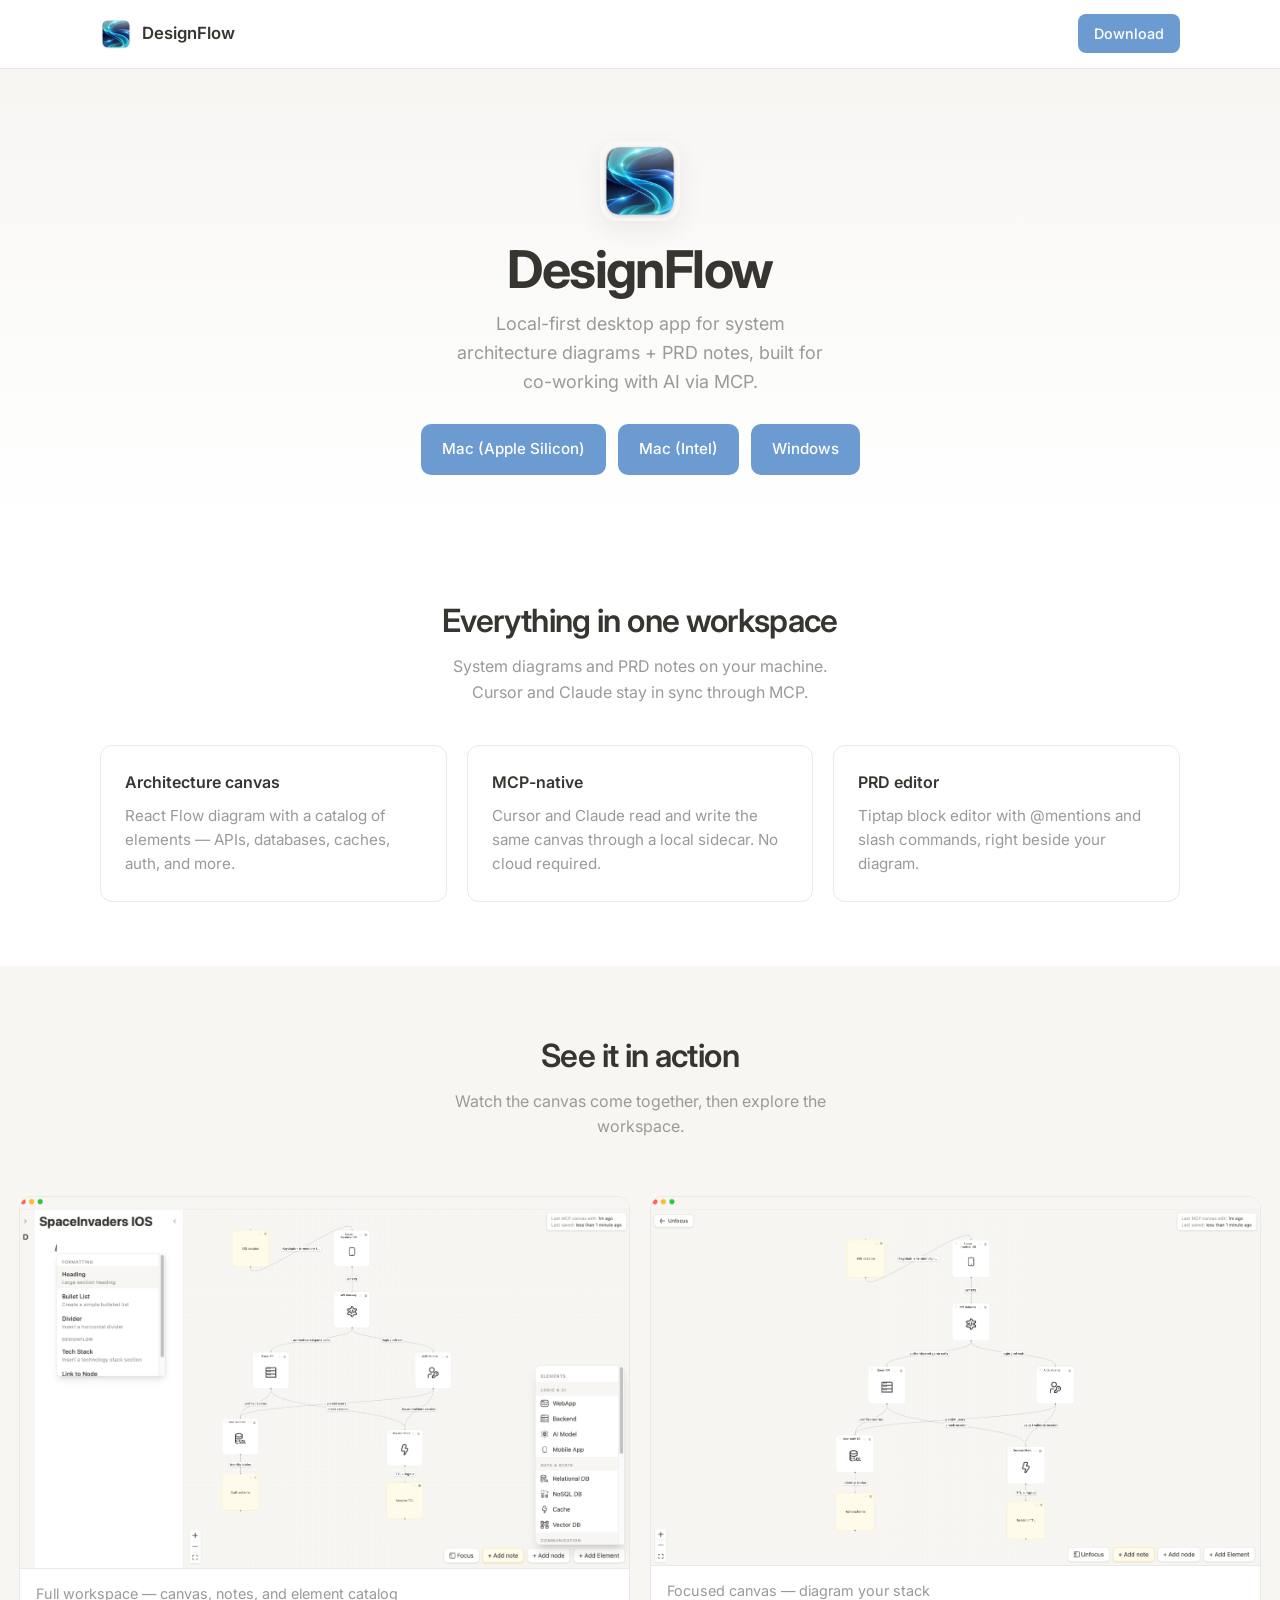
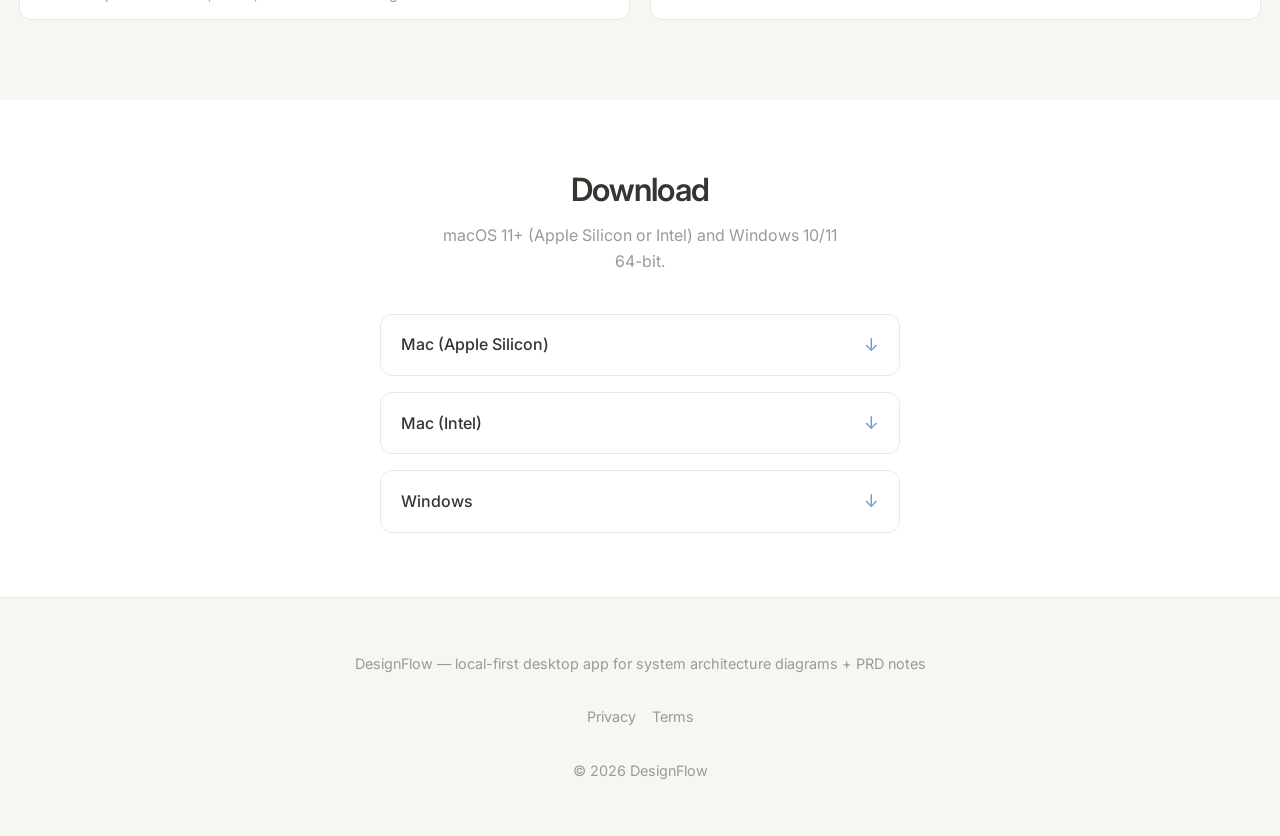
<file: docs/index.html>
<!DOCTYPE html>
<html lang="en">
  <head>
    <meta charset="UTF-8" />
    <meta name="viewport" content="width=device-width, initial-scale=1.0" />
    <meta
      name="description"
      content="DesignFlow — local-first desktop app for system architecture diagrams + PRD notes, built for co-working with AI via MCP."
    />
    <title>DesignFlow — Architecture diagrams &amp; PRD notes</title>
    <link rel="icon" href="./assets/icon.png" type="image/png" />
    <link rel="preconnect" href="https://fonts.googleapis.com" />
    <link rel="preconnect" href="https://fonts.gstatic.com" crossorigin />
    <link
      href="https://fonts.googleapis.com/css2?family=Inter:wght@400;500;600;700&display=swap"
      rel="stylesheet"
    />
    <link rel="stylesheet" href="./styles.css" />
  </head>
  <body>
    <header class="site-header">
      <div class="container">
        <a class="brand" href="./">
          <img src="./assets/icon.png" alt="" width="32" height="32" />
          DesignFlow
        </a>
        <a class="nav-cta" href="#download">Download</a>
      </div>
    </header>

    <main>
      <section class="hero">
        <div class="container hero-grid">
          <div class="hero-copy">
            <img class="hero-icon" src="./assets/icon.png" alt="DesignFlow" width="80" height="80" />
            <h1>DesignFlow</h1>
            <p class="tagline">Local-first desktop app for system architecture diagrams + PRD notes, built for co-working with AI via MCP.</p>
            <div class="hero-actions" id="hero-downloads">
              <a
                class="btn btn-primary"
                href="https://github.com/ah20-dev/designFlow-webpage/releases/latest/download/DesignFlow_2.1.1_aarch64.dmg"
                download
              >Mac (Apple Silicon)</a>
              <a
                class="btn btn-primary"
                href="https://github.com/ah20-dev/designFlow-webpage/releases/latest/download/DesignFlow_2.1.1_x64.dmg"
                download
              >Mac (Intel)</a>
              <a
                class="btn btn-primary"
                href="https://github.com/ah20-dev/designFlow-webpage/releases/latest/download/DesignFlow_2.1.1_x64-setup.exe"
                download
              >Windows</a>
            </div>
          </div>
        </div>
      </section>

      <section id="features">
        <div class="container">
          <div class="section-header">
            <h2>Everything in one workspace</h2>
            <p>System diagrams and PRD notes on your machine. Cursor and Claude stay in sync through MCP.</p>
          </div>
          <div class="features-grid">
            <article class="feature-card">
              <h3>Architecture canvas</h3>
              <p>React Flow diagram with a catalog of elements — APIs, databases, caches, auth, and more.</p>
            </article>
            <article class="feature-card">
              <h3>MCP-native</h3>
              <p>Cursor and Claude read and write the same canvas through a local sidecar. No cloud required.</p>
            </article>
            <article class="feature-card">
              <h3>PRD editor</h3>
              <p>Tiptap block editor with @mentions and slash commands, right beside your diagram.</p>
            </article>
          </div>
        </div>
      </section>

      <section id="preview" class="alt">
        <div class="container">
          <div class="section-header">
            <h2>See it in action</h2>
            <p>Watch the canvas come together, then explore the workspace.</p>
          </div>
          <div class="preview-grid" id="preview-grid"></div>
        </div>
      </section>

      <section id="download">
        <div class="container">
          <div class="section-header">
            <h2>Download</h2>
            <p>macOS 11+ (Apple Silicon or Intel) and Windows 10/11 64-bit.</p>
          </div>
          <div class="download-grid" id="download-grid">
            <a
              class="download-btn"
              href="https://github.com/ah20-dev/designFlow-webpage/releases/latest/download/DesignFlow_2.1.1_aarch64.dmg"
              download
            >
              <span><span class="label">Mac (Apple Silicon)</span></span>
              <span class="arrow" aria-hidden="true">↓</span>
            </a>
            <a
              class="download-btn"
              href="https://github.com/ah20-dev/designFlow-webpage/releases/latest/download/DesignFlow_2.1.1_x64.dmg"
              download
            >
              <span><span class="label">Mac (Intel)</span></span>
              <span class="arrow" aria-hidden="true">↓</span>
            </a>
            <a
              class="download-btn"
              href="https://github.com/ah20-dev/designFlow-webpage/releases/latest/download/DesignFlow_2.1.1_x64-setup.exe"
              download
            >
              <span><span class="label">Windows</span></span>
              <span class="arrow" aria-hidden="true">↓</span>
            </a>
          </div>
        </div>
      </section>
    </main>

    <footer class="site-footer">
      <div class="container footer-inner">
        <p>DesignFlow — local-first desktop app for system architecture diagrams + PRD notes</p>
        <nav class="footer-links" aria-label="Footer">
          <a href="./legal/privacy.html">Privacy</a>
          <a href="./legal/terms.html">Terms</a>
        </nav>
        <p id="footer-copy">&copy; <span id="year"></span> DesignFlow</p>
      </div>
    </footer>

    <script src="./config.js"></script>
    <script>
      (function () {
        const cfg = window.DESIGNFLOW_CONFIG;
        if (!cfg) return;

        const { github, downloads, screenshots, video } = cfg;
        const releaseBase = `https://github.com/${github.owner}/${github.repo}/releases/latest/download`;

        function releaseUrl(filename) {
          return `${releaseBase}/${filename}`;
        }

        document.getElementById('year').textContent = new Date().getFullYear();

        const enabledDownloads = Object.entries(downloads).filter(
          ([, item]) => item.enabled
        );

        const heroContainer = document.getElementById('hero-downloads');
        heroContainer.replaceChildren();
        enabledDownloads.forEach(([, item]) => {
          const btn = document.createElement('a');
          btn.className = 'btn btn-primary';
          btn.href = releaseUrl(item.filename);
          btn.setAttribute('download', '');
          btn.textContent = item.label;
          heroContainer.appendChild(btn);
        });
        if (enabledDownloads.length === 0) {
          const fallback = document.createElement('a');
          fallback.className = 'btn btn-primary';
          fallback.href = '#download';
          fallback.textContent = 'Download';
          heroContainer.appendChild(fallback);
        }

        const downloadGrid = document.getElementById('download-grid');
        downloadGrid.replaceChildren();
        for (const [key, item] of Object.entries(downloads)) {
          if (!item.enabled) continue;
          const el = document.createElement('a');
          el.className = 'download-btn';
          el.href = releaseUrl(item.filename);
          el.setAttribute('download', '');
          el.innerHTML = `
            <span>
              <span class="label">${item.label}</span>
            </span>
            <span class="arrow" aria-hidden="true">↓</span>
          `;
          downloadGrid.appendChild(el);
        }

        const previewGrid = document.getElementById('preview-grid');

        if (video && video.src) {
          const figure = document.createElement('figure');
          figure.className = 'preview-card preview-video';

          const el = document.createElement('video');
          el.src = video.src;
          el.controls = true;
          el.playsInline = true;
          el.muted = true;
          el.loop = true;
          el.preload = 'metadata';
          if (video.poster) el.poster = video.poster;
          el.addEventListener('error', () => figure.remove());

          const caption = document.createElement('figcaption');
          caption.textContent = video.caption;

          figure.appendChild(el);
          figure.appendChild(caption);
          previewGrid.appendChild(figure);
        }

        for (const shot of screenshots) {
          const figure = document.createElement('figure');
          figure.className = 'preview-card';

          const img = document.createElement('img');
          img.src = shot.src;
          img.alt = shot.alt;
          img.loading = 'lazy';
          img.addEventListener('error', () => {
            img.remove();
            const placeholder = document.createElement('div');
            placeholder.className = 'preview-placeholder';
            placeholder.textContent = 'Screenshot coming soon';
            figure.insertBefore(placeholder, figure.lastElementChild);
          });

          const caption = document.createElement('figcaption');
          caption.textContent = shot.caption;

          figure.appendChild(img);
          figure.appendChild(caption);
          previewGrid.appendChild(figure);
        }
      })();
    </script>
  </body>
</html>
</file>
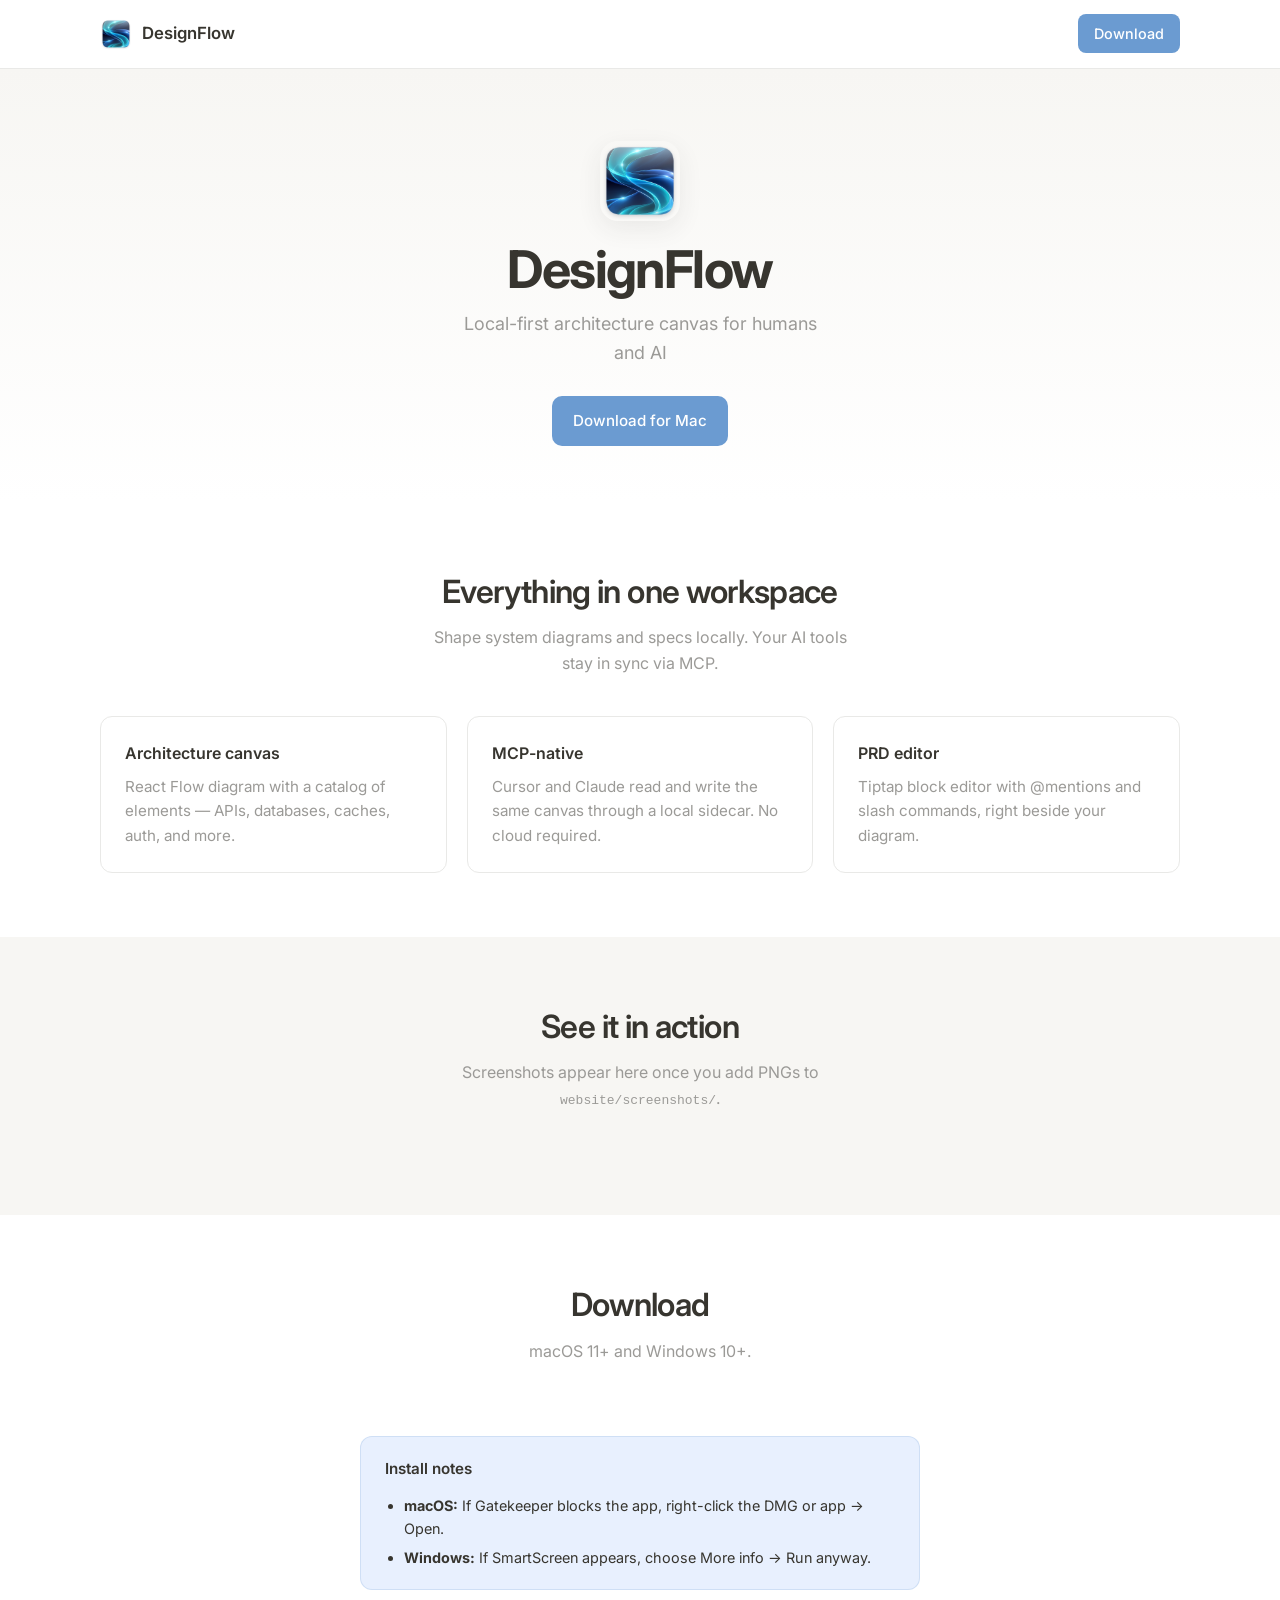
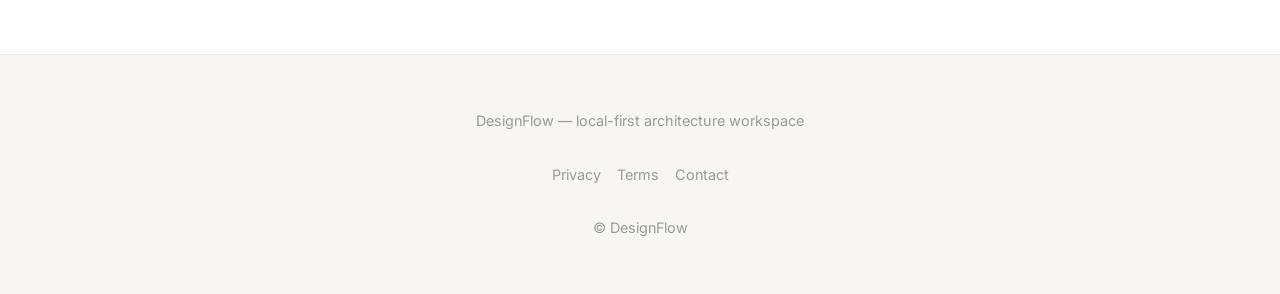
<file: website/index.html>
<!DOCTYPE html>
<html lang="en">
  <head>
    <meta charset="UTF-8" />
    <meta name="viewport" content="width=device-width, initial-scale=1.0" />
    <meta
      name="description"
      content="DesignFlow — local-first architecture canvas for humans and AI. Desktop app with MCP integration for Cursor and Claude."
    />
    <title>DesignFlow — Local-first architecture canvas</title>
    <link rel="icon" href="./assets/icon.png" type="image/png" />
    <link rel="preconnect" href="https://fonts.googleapis.com" />
    <link rel="preconnect" href="https://fonts.gstatic.com" crossorigin />
    <link
      href="https://fonts.googleapis.com/css2?family=Inter:wght@400;500;600;700&display=swap"
      rel="stylesheet"
    />
    <link rel="stylesheet" href="./styles.css" />
    <script src="./config.js" defer></script>
  </head>
  <body>
    <header class="site-header">
      <div class="container">
        <a class="brand" href="./">
          <img src="./assets/icon.png" alt="" width="32" height="32" />
          DesignFlow
        </a>
        <a class="nav-cta" href="#download">Download</a>
      </div>
    </header>

    <main>
      <section class="hero">
        <div class="container hero-grid">
          <div class="hero-copy">
            <img class="hero-icon" src="./assets/icon.png" alt="DesignFlow" width="80" height="80" />
            <h1>DesignFlow</h1>
            <p class="tagline">Local-first architecture canvas for humans and AI</p>
            <div class="hero-actions">
              <a class="btn btn-primary" href="#download" id="hero-download">Download for Mac</a>
            </div>
          </div>
        </div>
      </section>

      <section id="features">
        <div class="container">
          <div class="section-header">
            <h2>Everything in one workspace</h2>
            <p>Shape system diagrams and specs locally. Your AI tools stay in sync via MCP.</p>
          </div>
          <div class="features-grid">
            <article class="feature-card">
              <h3>Architecture canvas</h3>
              <p>React Flow diagram with a catalog of elements — APIs, databases, caches, auth, and more.</p>
            </article>
            <article class="feature-card">
              <h3>MCP-native</h3>
              <p>Cursor and Claude read and write the same canvas through a local sidecar. No cloud required.</p>
            </article>
            <article class="feature-card">
              <h3>PRD editor</h3>
              <p>Tiptap block editor with @mentions and slash commands, right beside your diagram.</p>
            </article>
          </div>
        </div>
      </section>

      <section id="preview" class="alt">
        <div class="container">
          <div class="section-header">
            <h2>See it in action</h2>
            <p>Screenshots appear here once you add PNGs to <code>website/screenshots/</code>.</p>
          </div>
          <div class="preview-grid" id="preview-grid"></div>
        </div>
      </section>

      <section id="download">
        <div class="container">
          <div class="section-header">
            <h2>Download</h2>
            <p>macOS 11+ and Windows 10+.</p>
          </div>
          <div class="download-grid" id="download-grid"></div>
          <aside class="install-notes">
            <h3>Install notes</h3>
            <ul>
              <li><strong>macOS:</strong> If Gatekeeper blocks the app, right-click the DMG or app → Open.</li>
              <li><strong>Windows:</strong> If SmartScreen appears, choose More info → Run anyway.</li>
            </ul>
          </aside>
        </div>
      </section>
    </main>

    <footer class="site-footer">
      <div class="container footer-inner">
        <p>DesignFlow — local-first architecture workspace</p>
        <nav class="footer-links" aria-label="Footer">
          <a href="./legal/privacy.html">Privacy</a>
          <a href="./legal/terms.html">Terms</a>
          <a id="footer-support" href="mailto:support@designflow.app">Contact</a>
        </nav>
        <p id="footer-copy">&copy; <span id="year"></span> DesignFlow</p>
      </div>
    </footer>

    <script>
      (function () {
        const cfg = window.DESIGNFLOW_CONFIG;
        if (!cfg) return;

        const { github, downloads, screenshots, links } = cfg;
        const releaseBase = `https://github.com/${github.owner}/${github.repo}/releases/latest/download`;

        document.getElementById('year').textContent = new Date().getFullYear();

        if (links.supportEmail) {
          document.getElementById('footer-support').href = `mailto:${links.supportEmail}`;
        }

        const arm = downloads['darwin-arm64'];
        if (arm?.enabled) {
          const heroBtn = document.getElementById('hero-download');
          heroBtn.href = `${releaseBase}/${arm.filename}`;
        }

        const downloadGrid = document.getElementById('download-grid');
        for (const [key, item] of Object.entries(downloads)) {
          const el = document.createElement('a');
          el.className = 'download-btn' + (item.enabled ? '' : ' disabled');
          el.href = item.enabled ? `${releaseBase}/${item.filename}` : '#';
          if (item.enabled) {
            el.setAttribute('download', '');
          }
          el.innerHTML = `
            <span>
              <span class="label">${item.label}</span>
              ${item.enabled ? '' : '<span class="meta">Coming soon</span>'}
            </span>
            <span class="arrow" aria-hidden="true">${item.enabled ? '↓' : '—'}</span>
          `;
          downloadGrid.appendChild(el);
        }

        const previewGrid = document.getElementById('preview-grid');
        for (const shot of screenshots) {
          const figure = document.createElement('figure');
          figure.className = 'preview-card';

          const img = document.createElement('img');
          img.src = shot.src;
          img.alt = shot.alt;
          img.loading = 'lazy';
          img.addEventListener('error', () => {
            img.remove();
            const placeholder = document.createElement('div');
            placeholder.className = 'preview-placeholder';
            placeholder.textContent = 'Screenshot coming soon';
            figure.insertBefore(placeholder, figure.lastElementChild);
          });

          const caption = document.createElement('figcaption');
          caption.textContent = shot.caption;

          figure.appendChild(img);
          figure.appendChild(caption);
          previewGrid.appendChild(figure);
        }
      })();
    </script>
  </body>
</html>
</file>
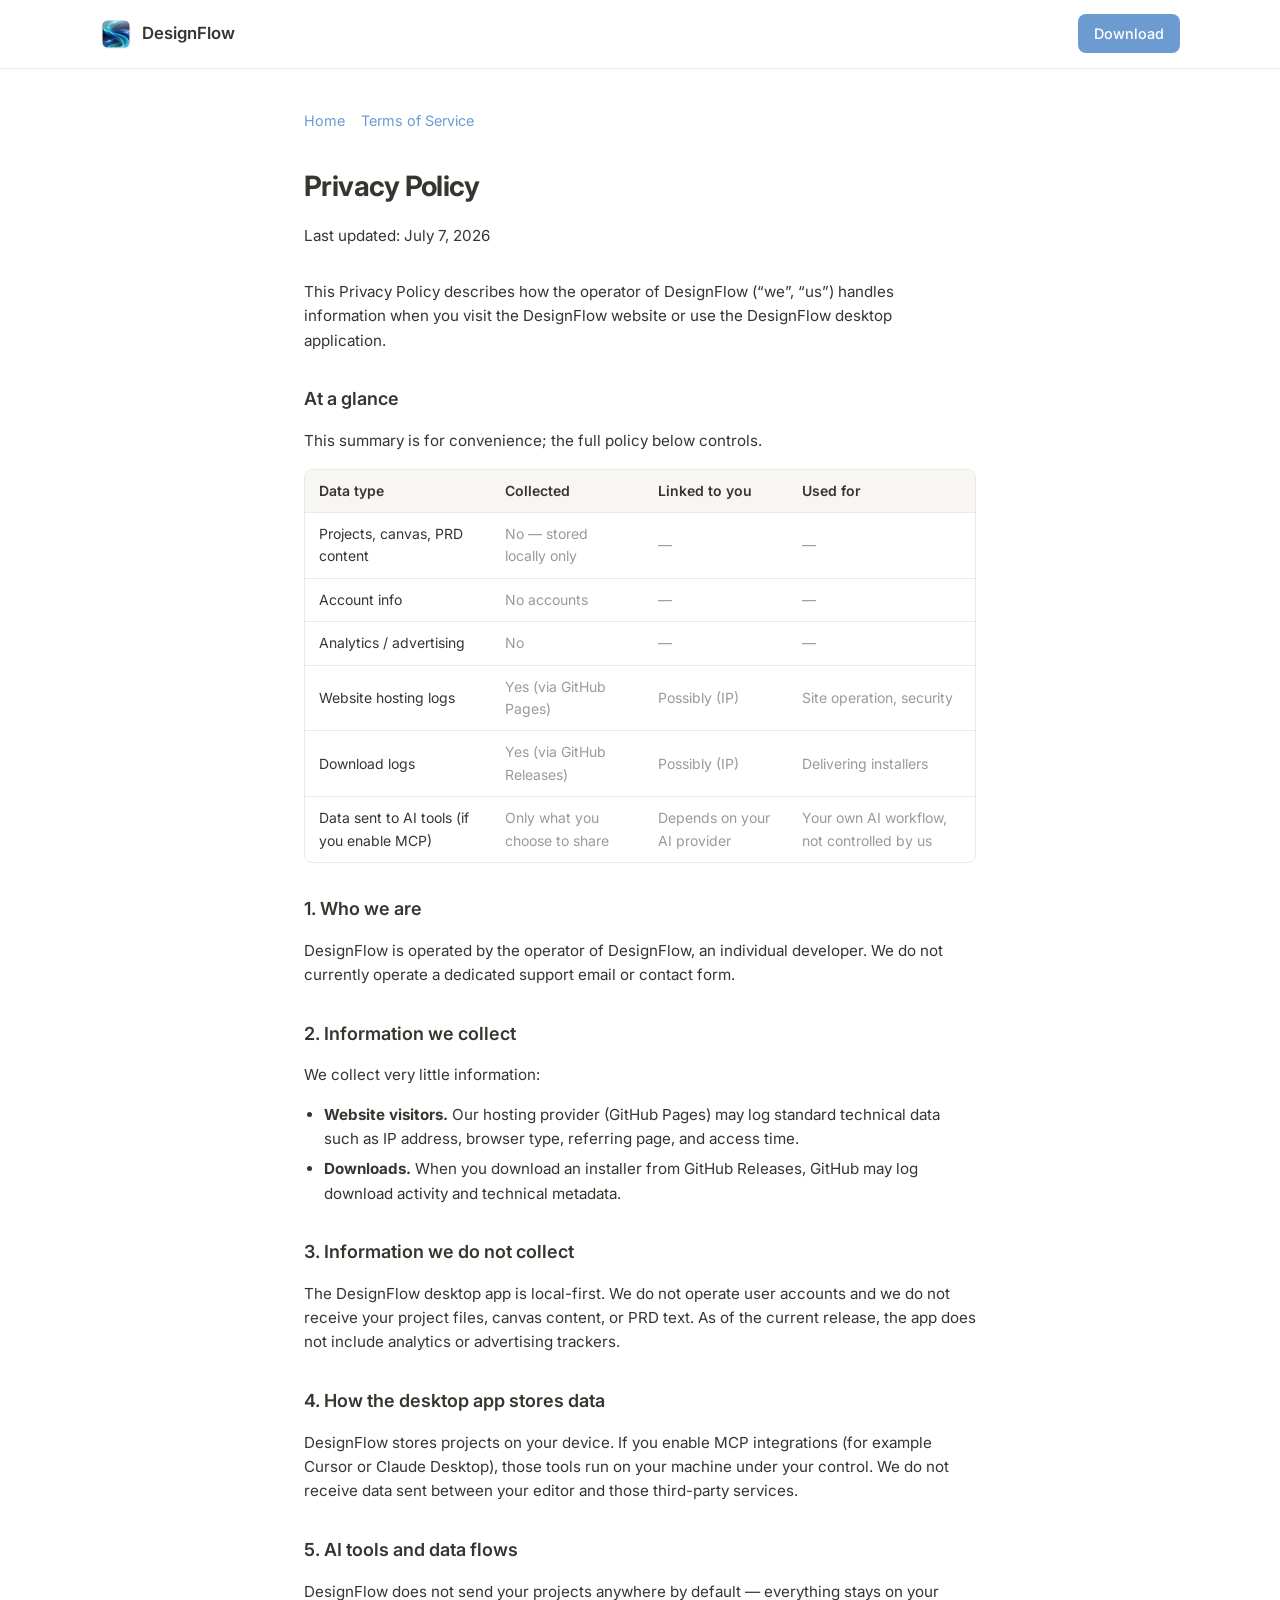
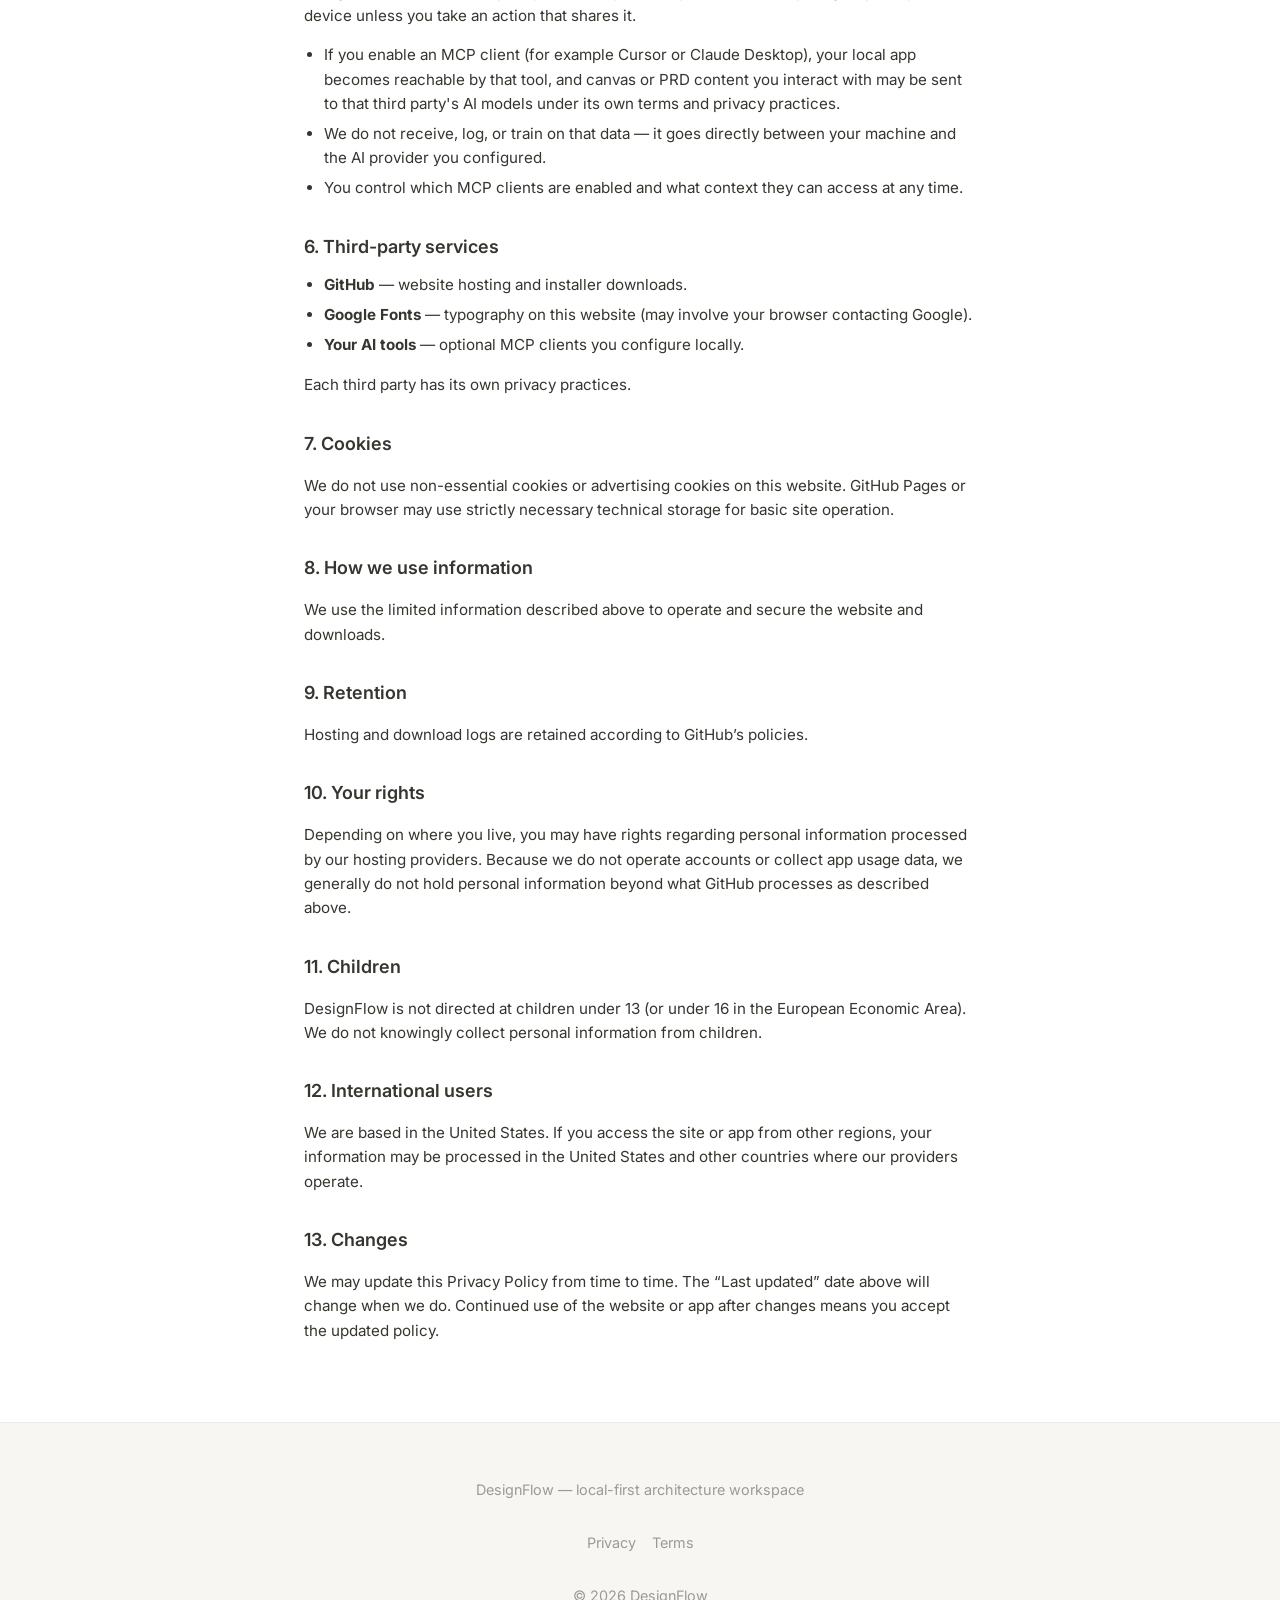
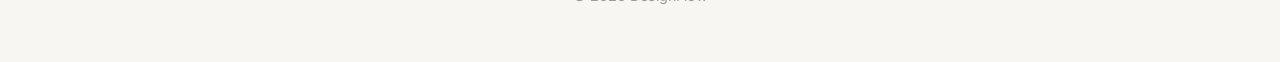
<file: docs/legal/privacy.html>
<!DOCTYPE html>
<html lang="en">
  <head>
    <meta charset="UTF-8" />
    <meta name="viewport" content="width=device-width, initial-scale=1.0" />
    <meta name="description" content="DesignFlow Privacy Policy" />
    <title>Privacy Policy — DesignFlow</title>
    <link rel="icon" href="../assets/icon.png" type="image/png" />
    <link rel="preconnect" href="https://fonts.googleapis.com" />
    <link rel="preconnect" href="https://fonts.gstatic.com" crossorigin />
    <link
      href="https://fonts.googleapis.com/css2?family=Inter:wght@400;500;600;700&display=swap"
      rel="stylesheet"
    />
    <link rel="stylesheet" href="../styles.css" />
  </head>
  <body>
    <header class="site-header">
      <div class="container">
        <a class="brand" href="../">
          <img src="../assets/icon.png" alt="" width="32" height="32" />
          DesignFlow
        </a>
        <a class="nav-cta" href="../#download">Download</a>
      </div>
    </header>

    <main class="legal-page">
      <div class="container legal-prose">
        <nav class="legal-nav" aria-label="Legal">
          <a href="../">Home</a>
          <a href="./terms.html">Terms of Service</a>
        </nav>

        <h1>Privacy Policy</h1>
        <p class="legal-meta">Last updated: <span id="legal-effective-date">July 6, 2026</span></p>

        <p>
          This Privacy Policy describes how <span id="legal-operator">the operator of DesignFlow</span>
          (“we”, “us”) handles information when you visit the DesignFlow website or use the DesignFlow
          desktop application.
        </p>

        <h2>At a glance</h2>
        <p>This summary is for convenience; the full policy below controls.</p>
        <div class="legal-table-wrap">
          <table class="legal-nutrition">
            <thead>
              <tr>
                <th>Data type</th>
                <th>Collected</th>
                <th>Linked to you</th>
                <th>Used for</th>
              </tr>
            </thead>
            <tbody>
              <tr>
                <td>Projects, canvas, PRD content</td>
                <td>No — stored locally only</td>
                <td>—</td>
                <td>—</td>
              </tr>
              <tr>
                <td>Account info</td>
                <td>No accounts</td>
                <td>—</td>
                <td>—</td>
              </tr>
              <tr>
                <td>Analytics / advertising</td>
                <td>No</td>
                <td>—</td>
                <td>—</td>
              </tr>
              <tr>
                <td>Website hosting logs</td>
                <td>Yes (via GitHub Pages)</td>
                <td>Possibly (IP)</td>
                <td>Site operation, security</td>
              </tr>
              <tr>
                <td>Download logs</td>
                <td>Yes (via GitHub Releases)</td>
                <td>Possibly (IP)</td>
                <td>Delivering installers</td>
              </tr>
              <tr>
                <td>Data sent to AI tools (if you enable MCP)</td>
                <td>Only what you choose to share</td>
                <td>Depends on your AI provider</td>
                <td>Your own AI workflow, not controlled by us</td>
              </tr>
            </tbody>
          </table>
        </div>

        <h2>1. Who we are</h2>
        <p>
          DesignFlow is operated by <span class="legal-operator-inline">the operator of DesignFlow</span>,
          an individual developer. We do not currently operate a dedicated support email or contact form.
        </p>

        <h2>2. Information we collect</h2>
        <p>We collect very little information:</p>
        <ul>
          <li>
            <strong>Website visitors.</strong> Our hosting provider (GitHub Pages) may log standard
            technical data such as IP address, browser type, referring page, and access time.
          </li>
          <li>
            <strong>Downloads.</strong> When you download an installer from GitHub Releases, GitHub may
            log download activity and technical metadata.
          </li>
        </ul>

        <h2>3. Information we do not collect</h2>
        <p>
          The DesignFlow desktop app is local-first. We do not operate user accounts and we do not
          receive your project files, canvas content, or PRD text. As of the current release, the app
          does not include analytics or advertising trackers.
        </p>

        <h2>4. How the desktop app stores data</h2>
        <p>
          DesignFlow stores projects on your device. If you enable MCP integrations (for example Cursor
          or Claude Desktop), those tools run on your machine under your control. We do not receive data
          sent between your editor and those third-party services.
        </p>

        <h2>5. AI tools and data flows</h2>
        <p>
          DesignFlow does not send your projects anywhere by default — everything stays on your device
          unless you take an action that shares it.
        </p>
        <ul>
          <li>
            If you enable an MCP client (for example Cursor or Claude Desktop), your local app becomes
            reachable by that tool, and canvas or PRD content you interact with may be sent to that
            third party's AI models under its own terms and privacy practices.
          </li>
          <li>
            We do not receive, log, or train on that data — it goes directly between your machine and
            the AI provider you configured.
          </li>
          <li>
            You control which MCP clients are enabled and what context they can access at any time.
          </li>
        </ul>

        <h2>6. Third-party services</h2>
        <ul>
          <li><strong>GitHub</strong> — website hosting and installer downloads.</li>
          <li><strong>Google Fonts</strong> — typography on this website (may involve your browser contacting Google).</li>
          <li><strong>Your AI tools</strong> — optional MCP clients you configure locally.</li>
        </ul>
        <p>Each third party has its own privacy practices.</p>

        <h2>7. Cookies</h2>
        <p>
          We do not use non-essential cookies or advertising cookies on this website. GitHub Pages or
          your browser may use strictly necessary technical storage for basic site operation.
        </p>

        <h2>8. How we use information</h2>
        <p>We use the limited information described above to operate and secure the website and downloads.</p>

        <h2>9. Retention</h2>
        <p>Hosting and download logs are retained according to GitHub’s policies.</p>

        <h2>10. Your rights</h2>
        <p>
          Depending on where you live, you may have rights regarding personal information processed by
          our hosting providers. Because we do not operate accounts or collect app usage data, we
          generally do not hold personal information beyond what GitHub processes as described above.
        </p>

        <h2>11. Children</h2>
        <p>
          DesignFlow is not directed at children under 13 (or under 16 in the European Economic Area).
          We do not knowingly collect personal information from children.
        </p>

        <h2>12. International users</h2>
        <p>
          We are based in the United States. If you access the site or app from other regions, your
          information may be processed in the United States and other countries where our providers
          operate.
        </p>

        <h2>13. Changes</h2>
        <p>
          We may update this Privacy Policy from time to time. The “Last updated” date above will change
          when we do. Continued use of the website or app after changes means you accept the updated
          policy.
        </p>
      </div>
    </main>

    <footer class="site-footer">
      <div class="container footer-inner">
        <p>DesignFlow — local-first architecture workspace</p>
        <nav class="footer-links" aria-label="Footer">
          <a href="./privacy.html">Privacy</a>
          <a href="./terms.html">Terms</a>
        </nav>
        <p>&copy; <span id="year"></span> DesignFlow</p>
      </div>
    </footer>

    <script src="../config.js"></script>
    <script>
      (function () {
        const legal = window.DESIGNFLOW_CONFIG?.legal;
        const operator = legal?.operatorLabel || 'the operator of DesignFlow';

        document.getElementById('year').textContent = new Date().getFullYear();

        if (legal?.effectiveDate) {
          const formatted = new Date(legal.effectiveDate + 'T12:00:00').toLocaleDateString('en-US', {
            year: 'numeric',
            month: 'long',
            day: 'numeric',
          });
          document.getElementById('legal-effective-date').textContent = formatted;
        }

        document.querySelectorAll('#legal-operator, .legal-operator-inline').forEach((el) => {
          el.textContent = operator;
        });
      })();
    </script>
  </body>
</html>
</file>
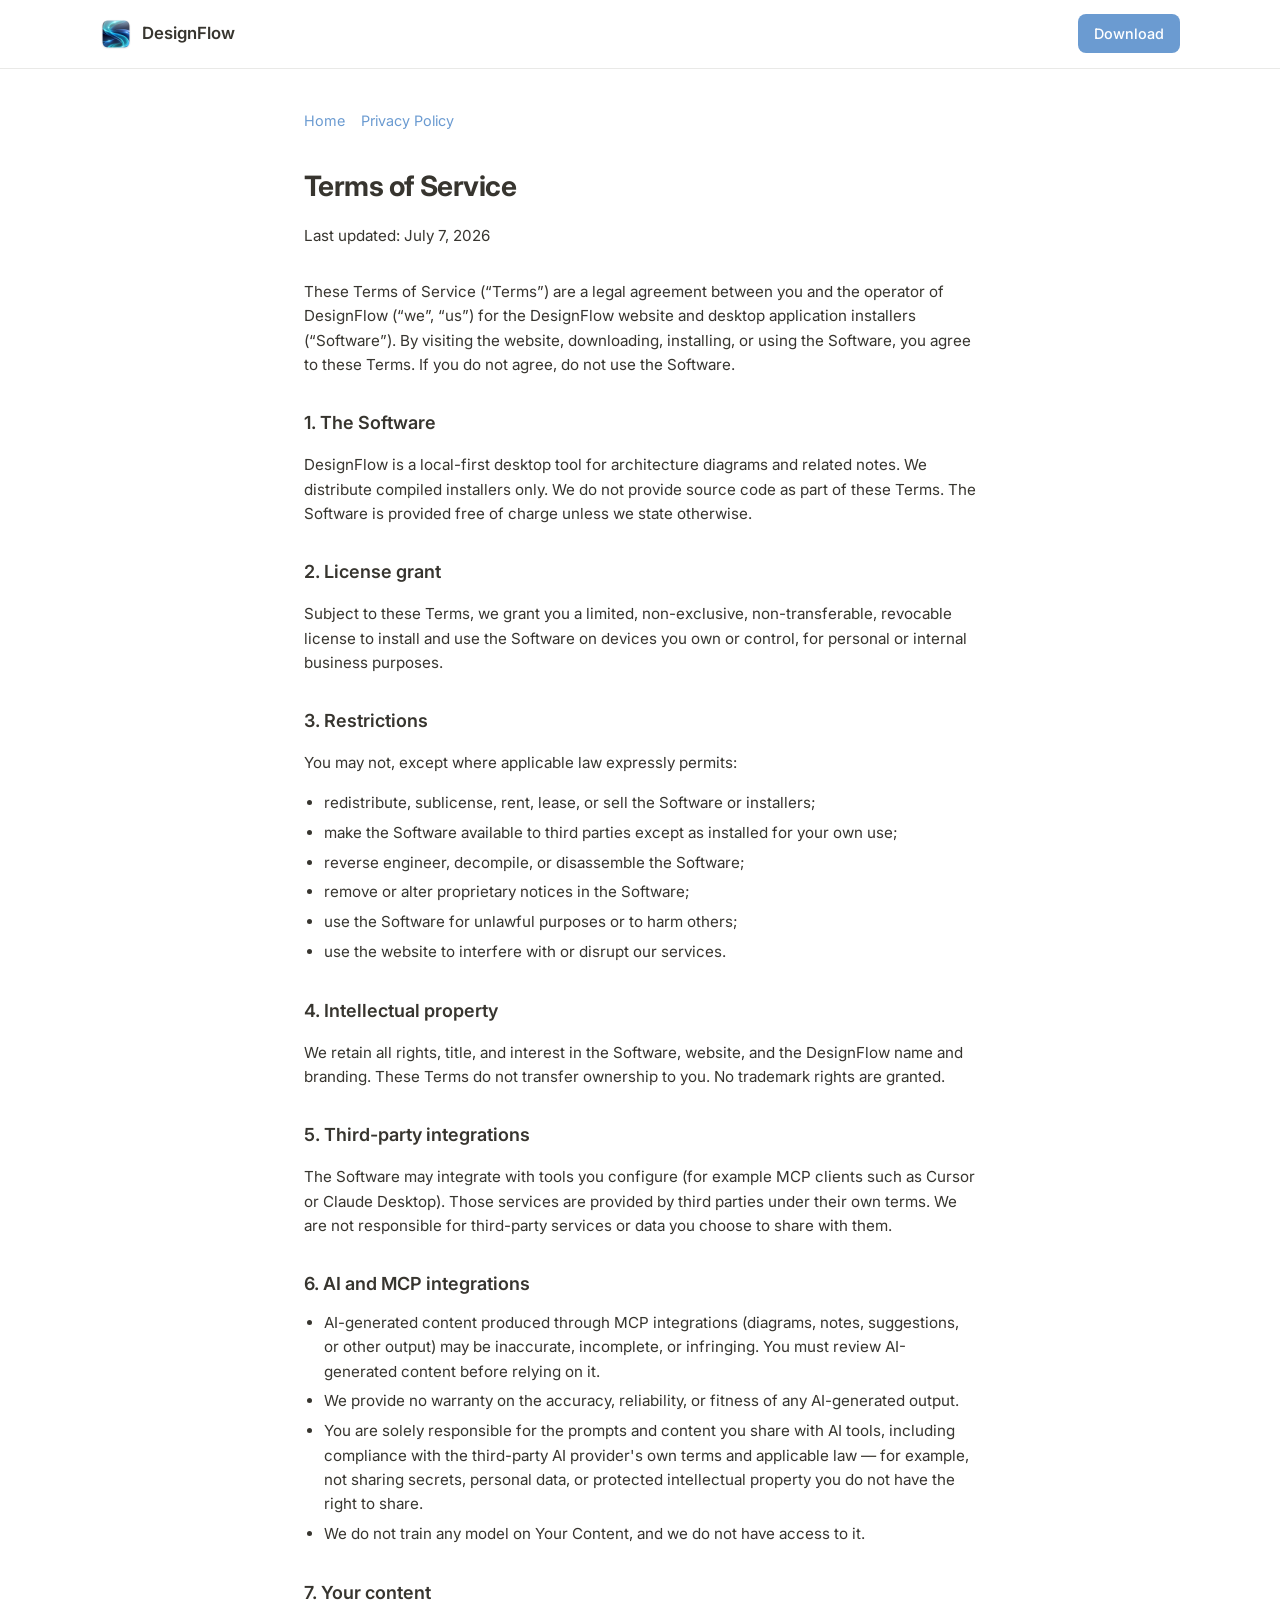
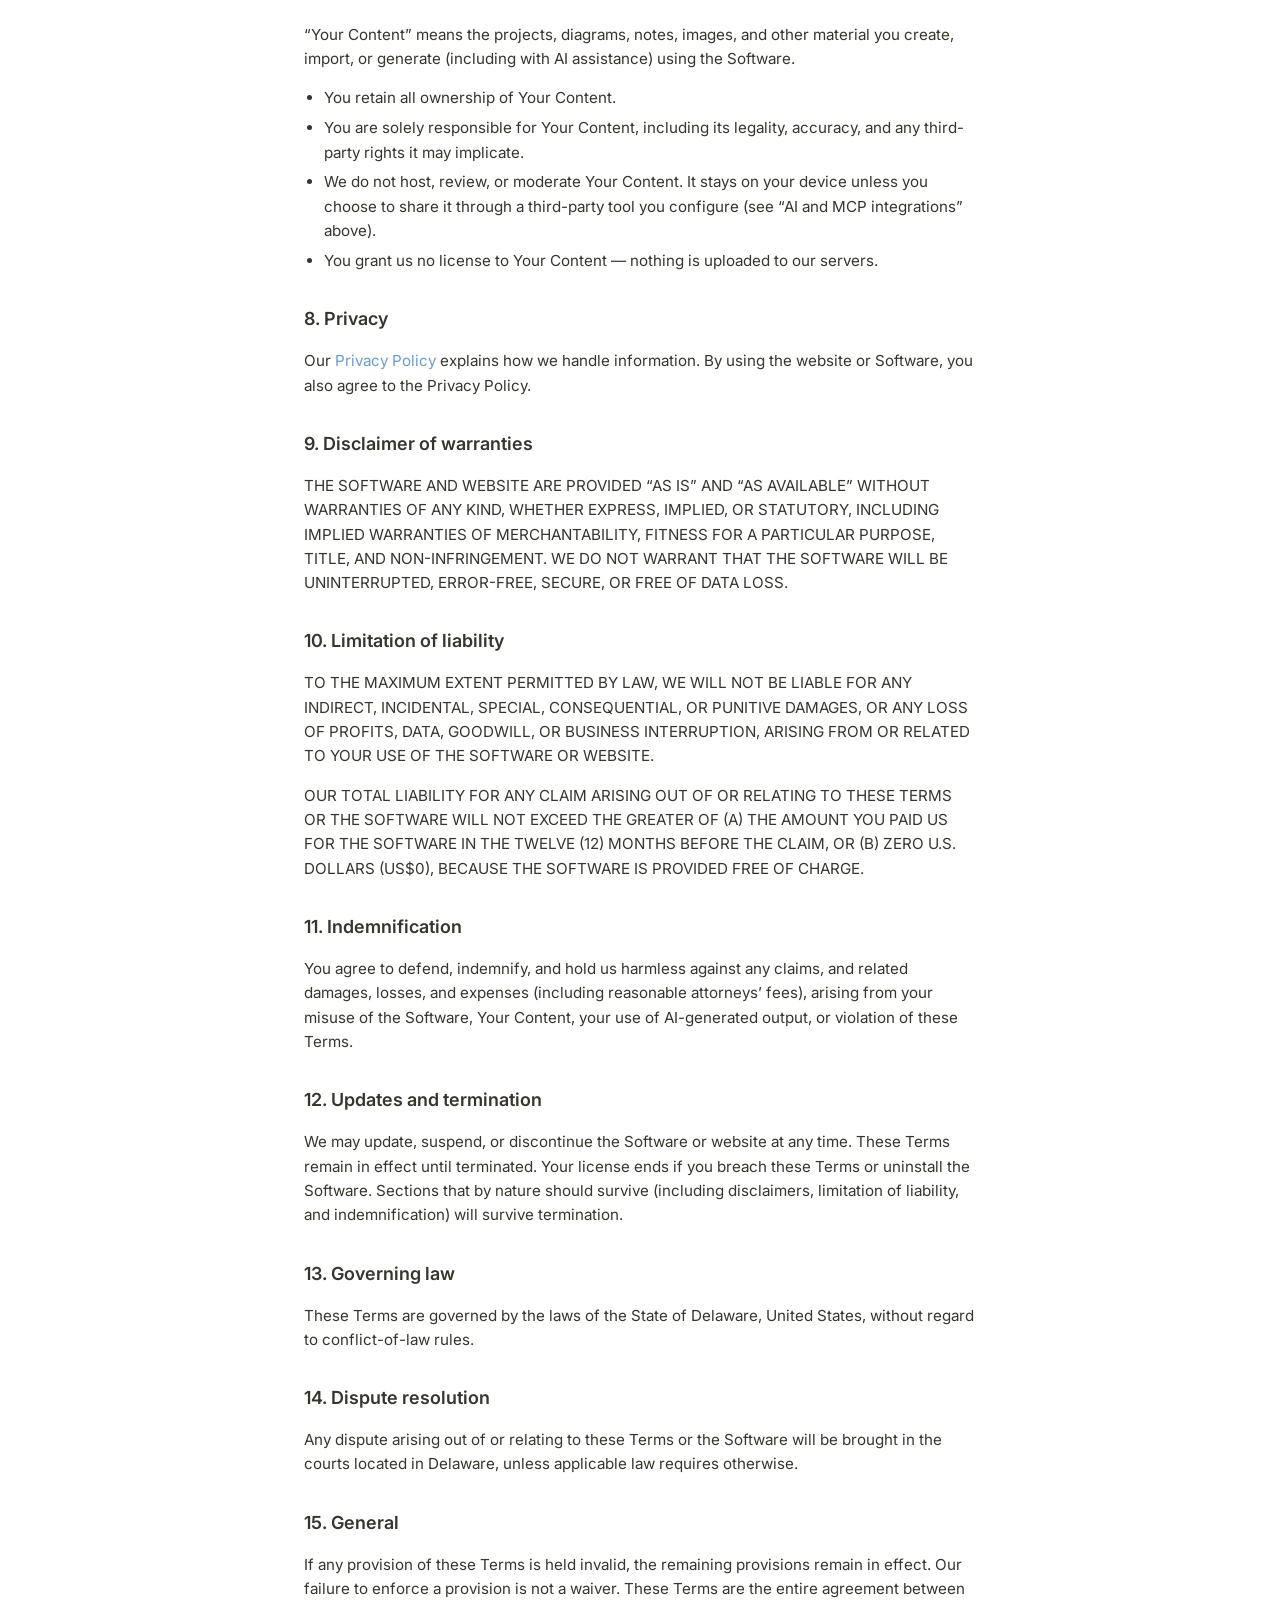
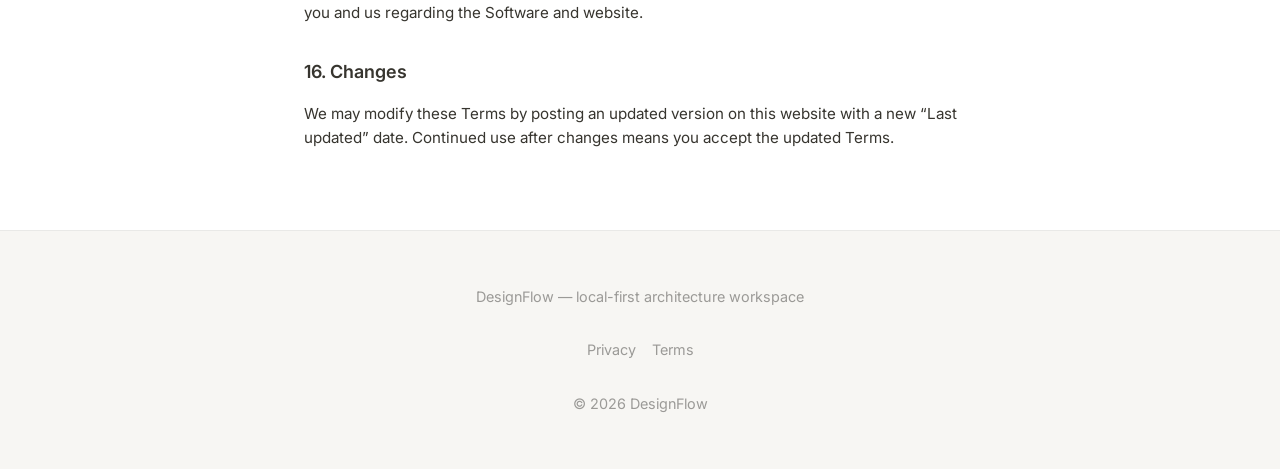
<file: docs/legal/terms.html>
<!DOCTYPE html>
<html lang="en">
  <head>
    <meta charset="UTF-8" />
    <meta name="viewport" content="width=device-width, initial-scale=1.0" />
    <meta name="description" content="DesignFlow Terms of Service" />
    <title>Terms of Service — DesignFlow</title>
    <link rel="icon" href="../assets/icon.png" type="image/png" />
    <link rel="preconnect" href="https://fonts.googleapis.com" />
    <link rel="preconnect" href="https://fonts.gstatic.com" crossorigin />
    <link
      href="https://fonts.googleapis.com/css2?family=Inter:wght@400;500;600;700&display=swap"
      rel="stylesheet"
    />
    <link rel="stylesheet" href="../styles.css" />
  </head>
  <body>
    <header class="site-header">
      <div class="container">
        <a class="brand" href="../">
          <img src="../assets/icon.png" alt="" width="32" height="32" />
          DesignFlow
        </a>
        <a class="nav-cta" href="../#download">Download</a>
      </div>
    </header>

    <main class="legal-page">
      <div class="container legal-prose">
        <nav class="legal-nav" aria-label="Legal">
          <a href="../">Home</a>
          <a href="./privacy.html">Privacy Policy</a>
        </nav>

        <h1>Terms of Service</h1>
        <p class="legal-meta">Last updated: <span id="legal-effective-date">July 6, 2026</span></p>

        <p>
          These Terms of Service (“Terms”) are a legal agreement between you and
          <span id="legal-operator">the operator of DesignFlow</span> (“we”, “us”) for the DesignFlow
          website and desktop application installers (“Software”). By visiting the website, downloading,
          installing, or using the Software, you agree to these Terms. If you do not agree, do not use
          the Software.
        </p>

        <h2>1. The Software</h2>
        <p>
          DesignFlow is a local-first desktop tool for architecture diagrams and related notes. We
          distribute compiled installers only. We do not provide source code as part of these Terms.
          The Software is provided free of charge unless we state otherwise.
        </p>

        <h2>2. License grant</h2>
        <p>
          Subject to these Terms, we grant you a limited, non-exclusive, non-transferable, revocable
          license to install and use the Software on devices you own or control, for personal or
          internal business purposes.
        </p>

        <h2>3. Restrictions</h2>
        <p>You may not, except where applicable law expressly permits:</p>
        <ul>
          <li>redistribute, sublicense, rent, lease, or sell the Software or installers;</li>
          <li>make the Software available to third parties except as installed for your own use;</li>
          <li>reverse engineer, decompile, or disassemble the Software;</li>
          <li>remove or alter proprietary notices in the Software;</li>
          <li>use the Software for unlawful purposes or to harm others;</li>
          <li>use the website to interfere with or disrupt our services.</li>
        </ul>

        <h2>4. Intellectual property</h2>
        <p>
          We retain all rights, title, and interest in the Software, website, and the DesignFlow name
          and branding. These Terms do not transfer ownership to you. No trademark rights are granted.
        </p>

        <h2>5. Third-party integrations</h2>
        <p>
          The Software may integrate with tools you configure (for example MCP clients such as Cursor or
          Claude Desktop). Those services are provided by third parties under their own terms. We are not
          responsible for third-party services or data you choose to share with them.
        </p>

        <h2>6. AI and MCP integrations</h2>
        <ul>
          <li>
            AI-generated content produced through MCP integrations (diagrams, notes, suggestions, or
            other output) may be inaccurate, incomplete, or infringing. You must review AI-generated
            content before relying on it.
          </li>
          <li>We provide no warranty on the accuracy, reliability, or fitness of any AI-generated output.</li>
          <li>
            You are solely responsible for the prompts and content you share with AI tools, including
            compliance with the third-party AI provider's own terms and applicable law — for example, not
            sharing secrets, personal data, or protected intellectual property you do not have the right
            to share.
          </li>
          <li>We do not train any model on Your Content, and we do not have access to it.</li>
        </ul>

        <h2>7. Your content</h2>
        <p>
          “Your Content” means the projects, diagrams, notes, images, and other material you create,
          import, or generate (including with AI assistance) using the Software.
        </p>
        <ul>
          <li>You retain all ownership of Your Content.</li>
          <li>
            You are solely responsible for Your Content, including its legality, accuracy, and any
            third-party rights it may implicate.
          </li>
          <li>
            We do not host, review, or moderate Your Content. It stays on your device unless you choose
            to share it through a third-party tool you configure (see “AI and MCP integrations” above).
          </li>
          <li>You grant us no license to Your Content — nothing is uploaded to our servers.</li>
        </ul>

        <h2>8. Privacy</h2>
        <p>
          Our <a href="./privacy.html">Privacy Policy</a> explains how we handle information. By using
          the website or Software, you also agree to the Privacy Policy.
        </p>

        <h2>9. Disclaimer of warranties</h2>
        <p>
          THE SOFTWARE AND WEBSITE ARE PROVIDED “AS IS” AND “AS AVAILABLE” WITHOUT WARRANTIES OF ANY
          KIND, WHETHER EXPRESS, IMPLIED, OR STATUTORY, INCLUDING IMPLIED WARRANTIES OF
          MERCHANTABILITY, FITNESS FOR A PARTICULAR PURPOSE, TITLE, AND NON-INFRINGEMENT. WE DO NOT
          WARRANT THAT THE SOFTWARE WILL BE UNINTERRUPTED, ERROR-FREE, SECURE, OR FREE OF DATA LOSS.
        </p>

        <h2>10. Limitation of liability</h2>
        <p>
          TO THE MAXIMUM EXTENT PERMITTED BY LAW, WE WILL NOT BE LIABLE FOR ANY INDIRECT, INCIDENTAL,
          SPECIAL, CONSEQUENTIAL, OR PUNITIVE DAMAGES, OR ANY LOSS OF PROFITS, DATA, GOODWILL, OR
          BUSINESS INTERRUPTION, ARISING FROM OR RELATED TO YOUR USE OF THE SOFTWARE OR WEBSITE.
        </p>
        <p>
          OUR TOTAL LIABILITY FOR ANY CLAIM ARISING OUT OF OR RELATING TO THESE TERMS OR THE SOFTWARE
          WILL NOT EXCEED THE GREATER OF (A) THE AMOUNT YOU PAID US FOR THE SOFTWARE IN THE TWELVE (12)
          MONTHS BEFORE THE CLAIM, OR (B) ZERO U.S. DOLLARS (US$0), BECAUSE THE SOFTWARE IS PROVIDED
          FREE OF CHARGE.
        </p>

        <h2>11. Indemnification</h2>
        <p>
          You agree to defend, indemnify, and hold us harmless against any claims, and related damages,
          losses, and expenses (including reasonable attorneys’ fees), arising from your misuse of the
          Software, Your Content, your use of AI-generated output, or violation of these Terms.
        </p>

        <h2>12. Updates and termination</h2>
        <p>
          We may update, suspend, or discontinue the Software or website at any time. These Terms remain
          in effect until terminated. Your license ends if you breach these Terms or uninstall the
          Software. Sections that by nature should survive (including disclaimers, limitation of
          liability, and indemnification) will survive termination.
        </p>

        <h2>13. Governing law</h2>
        <p>
          These Terms are governed by the laws of <span id="legal-governing-law">the State of Delaware, United States</span>,
          without regard to conflict-of-law rules.
        </p>

        <h2>14. Dispute resolution</h2>
        <p>
          Any dispute arising out of or relating to these Terms or the Software will be brought in the
          courts located in Delaware, unless applicable law requires otherwise.
        </p>

        <h2>15. General</h2>
        <p>
          If any provision of these Terms is held invalid, the remaining provisions remain in effect.
          Our failure to enforce a provision is not a waiver. These Terms are the entire agreement
          between you and us regarding the Software and website.
        </p>

        <h2>16. Changes</h2>
        <p>
          We may modify these Terms by posting an updated version on this website with a new “Last
          updated” date. Continued use after changes means you accept the updated Terms.
        </p>
      </div>
    </main>

    <footer class="site-footer">
      <div class="container footer-inner">
        <p>DesignFlow — local-first architecture workspace</p>
        <nav class="footer-links" aria-label="Footer">
          <a href="./privacy.html">Privacy</a>
          <a href="./terms.html">Terms</a>
        </nav>
        <p>&copy; <span id="year"></span> DesignFlow</p>
      </div>
    </footer>

    <script src="../config.js"></script>
    <script>
      (function () {
        const legal = window.DESIGNFLOW_CONFIG?.legal;
        const operator = legal?.operatorLabel || 'the operator of DesignFlow';

        document.getElementById('year').textContent = new Date().getFullYear();

        if (legal?.effectiveDate) {
          const formatted = new Date(legal.effectiveDate + 'T12:00:00').toLocaleDateString('en-US', {
            year: 'numeric',
            month: 'long',
            day: 'numeric',
          });
          document.getElementById('legal-effective-date').textContent = formatted;
        }

        if (legal?.governingLaw) {
          document.getElementById('legal-governing-law').textContent = legal.governingLaw;
        }

        document.getElementById('legal-operator').textContent = operator;
      })();
    </script>
  </body>
</html>
</file>
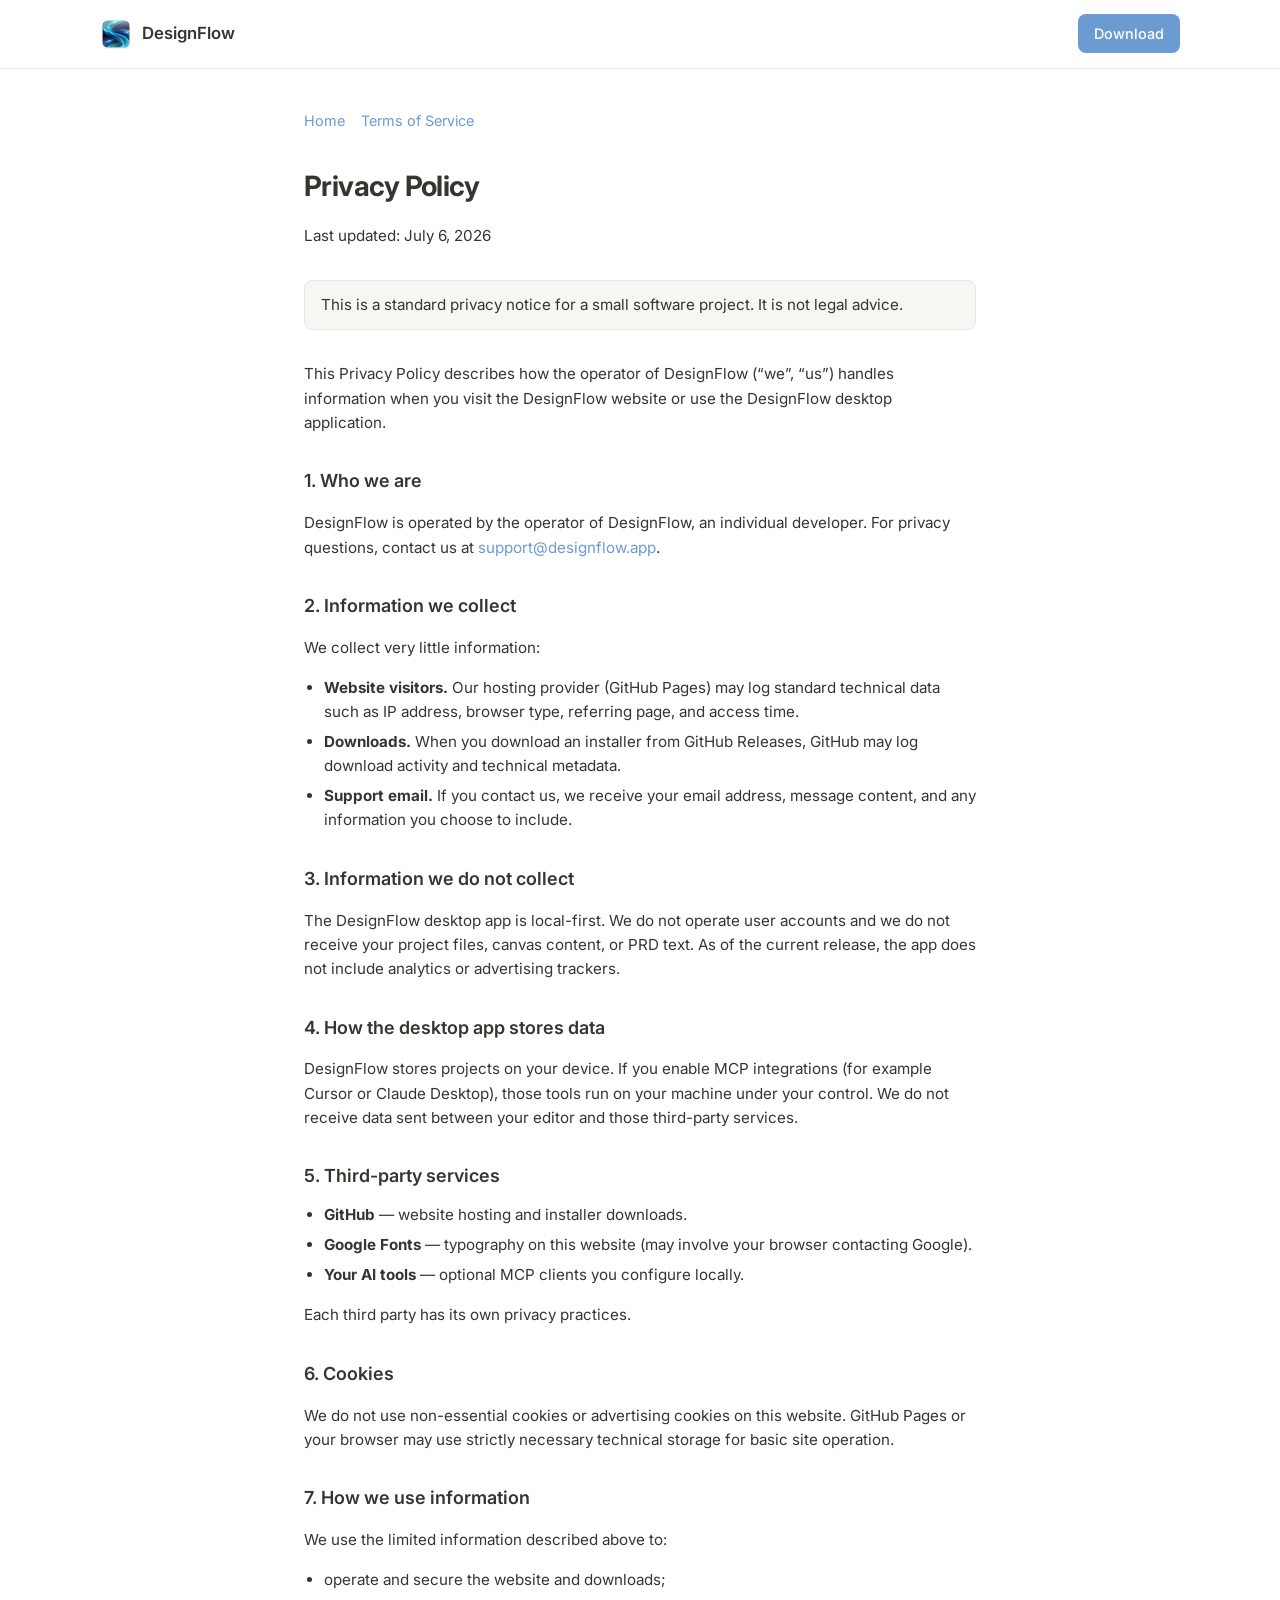
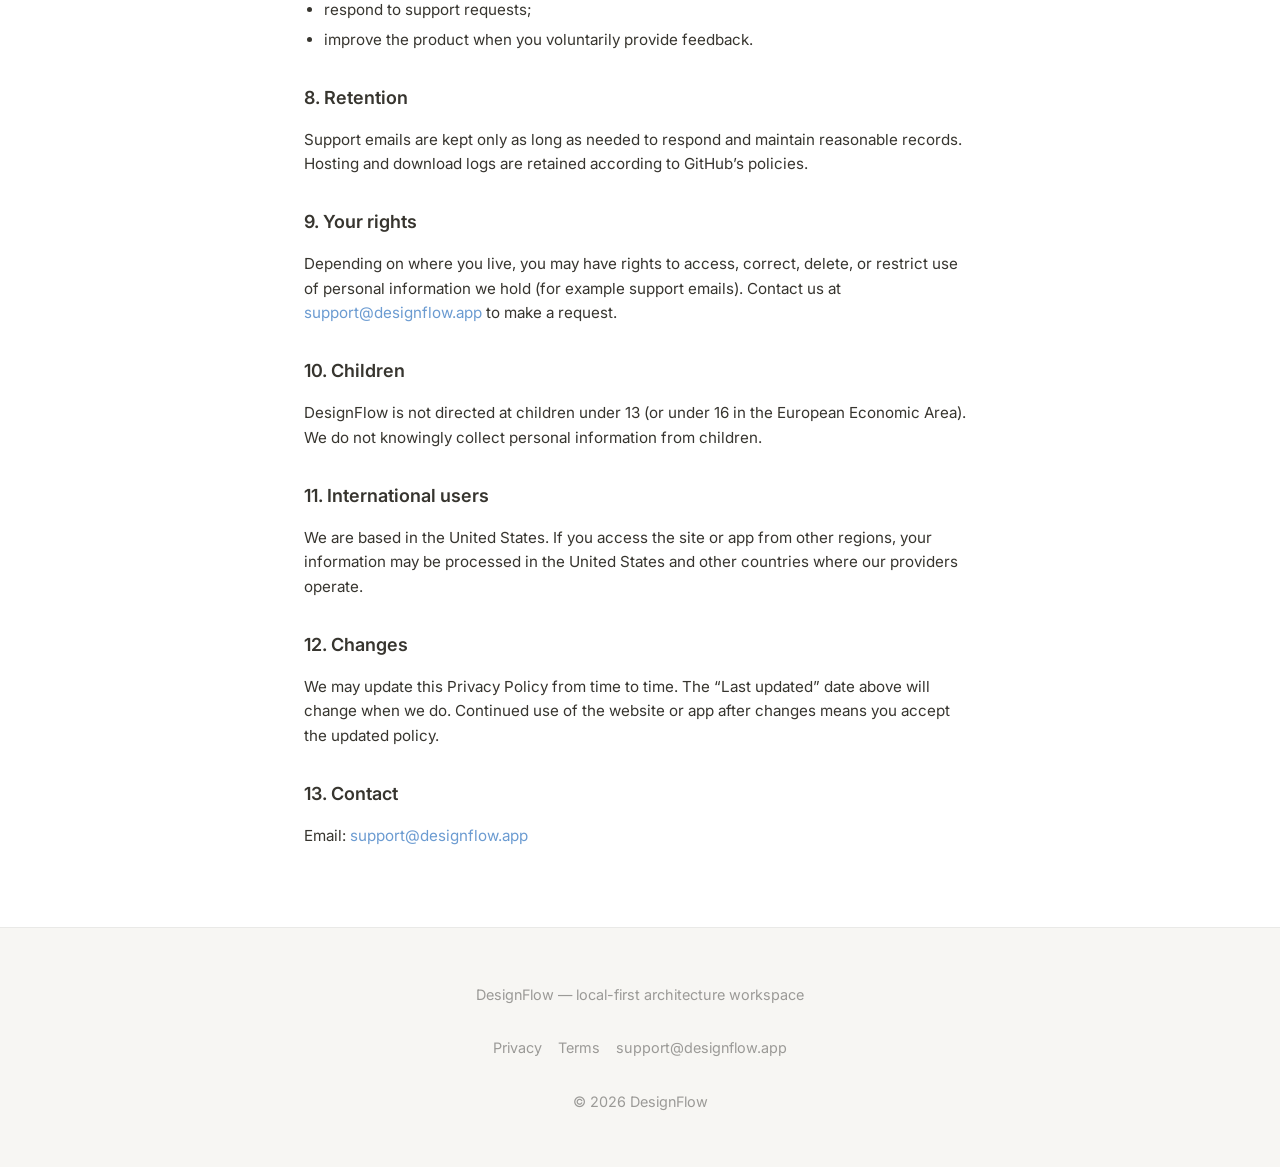
<file: website/legal/privacy.html>
<!DOCTYPE html>
<html lang="en">
  <head>
    <meta charset="UTF-8" />
    <meta name="viewport" content="width=device-width, initial-scale=1.0" />
    <meta name="description" content="DesignFlow Privacy Policy" />
    <title>Privacy Policy — DesignFlow</title>
    <link rel="icon" href="../assets/icon.png" type="image/png" />
    <link rel="preconnect" href="https://fonts.googleapis.com" />
    <link rel="preconnect" href="https://fonts.gstatic.com" crossorigin />
    <link
      href="https://fonts.googleapis.com/css2?family=Inter:wght@400;500;600;700&display=swap"
      rel="stylesheet"
    />
    <link rel="stylesheet" href="../styles.css" />
    <script src="../config.js" defer></script>
  </head>
  <body>
    <header class="site-header">
      <div class="container">
        <a class="brand" href="../">
          <img src="../assets/icon.png" alt="" width="32" height="32" />
          DesignFlow
        </a>
        <a class="nav-cta" href="../#download">Download</a>
      </div>
    </header>

    <main class="legal-page">
      <div class="container legal-prose">
        <nav class="legal-nav" aria-label="Legal">
          <a href="../">Home</a>
          <a href="./terms.html">Terms of Service</a>
        </nav>

        <h1>Privacy Policy</h1>
        <p class="legal-meta">Last updated: <span id="legal-effective-date">July 6, 2026</span></p>

        <p class="legal-notice">
          This is a standard privacy notice for a small software project. It is not legal advice.
        </p>

        <p>
          This Privacy Policy describes how <span id="legal-operator">the operator of DesignFlow</span>
          (“we”, “us”) handles information when you visit the DesignFlow website or use the DesignFlow
          desktop application.
        </p>

        <h2>1. Who we are</h2>
        <p>
          DesignFlow is operated by <span class="legal-operator-inline">the operator of DesignFlow</span>,
          an individual developer. For privacy questions, contact us at
          <a id="legal-support-email" href="mailto:support@designflow.app">support@designflow.app</a>.
        </p>

        <h2>2. Information we collect</h2>
        <p>We collect very little information:</p>
        <ul>
          <li>
            <strong>Website visitors.</strong> Our hosting provider (GitHub Pages) may log standard
            technical data such as IP address, browser type, referring page, and access time.
          </li>
          <li>
            <strong>Downloads.</strong> When you download an installer from GitHub Releases, GitHub may
            log download activity and technical metadata.
          </li>
          <li>
            <strong>Support email.</strong> If you contact us, we receive your email address, message
            content, and any information you choose to include.
          </li>
        </ul>

        <h2>3. Information we do not collect</h2>
        <p>The DesignFlow desktop app is local-first. We do not operate user accounts and we do not
          receive your project files, canvas content, or PRD text. As of the current release, the app
          does not include analytics or advertising trackers.</p>

        <h2>4. How the desktop app stores data</h2>
        <p>
          DesignFlow stores projects on your device. If you enable MCP integrations (for example Cursor
          or Claude Desktop), those tools run on your machine under your control. We do not receive data
          sent between your editor and those third-party services.
        </p>

        <h2>5. Third-party services</h2>
        <ul>
          <li><strong>GitHub</strong> — website hosting and installer downloads.</li>
          <li><strong>Google Fonts</strong> — typography on this website (may involve your browser contacting Google).</li>
          <li><strong>Your AI tools</strong> — optional MCP clients you configure locally.</li>
        </ul>
        <p>Each third party has its own privacy practices.</p>

        <h2>6. Cookies</h2>
        <p>
          We do not use non-essential cookies or advertising cookies on this website. GitHub Pages or
          your browser may use strictly necessary technical storage for basic site operation.
        </p>

        <h2>7. How we use information</h2>
        <p>We use the limited information described above to:</p>
        <ul>
          <li>operate and secure the website and downloads;</li>
          <li>respond to support requests;</li>
          <li>improve the product when you voluntarily provide feedback.</li>
        </ul>

        <h2>8. Retention</h2>
        <p>
          Support emails are kept only as long as needed to respond and maintain reasonable records.
          Hosting and download logs are retained according to GitHub’s policies.
        </p>

        <h2>9. Your rights</h2>
        <p>
          Depending on where you live, you may have rights to access, correct, delete, or restrict use of
          personal information we hold (for example support emails). Contact us at
          <a class="legal-support-inline" href="mailto:support@designflow.app">support@designflow.app</a>
          to make a request.
        </p>

        <h2>10. Children</h2>
        <p>
          DesignFlow is not directed at children under 13 (or under 16 in the European Economic Area).
          We do not knowingly collect personal information from children.
        </p>

        <h2>11. International users</h2>
        <p>
          We are based in the United States. If you access the site or app from other regions, your
          information may be processed in the United States and other countries where our providers
          operate.
        </p>

        <h2>12. Changes</h2>
        <p>
          We may update this Privacy Policy from time to time. The “Last updated” date above will change
          when we do. Continued use of the website or app after changes means you accept the updated
          policy.
        </p>

        <h2>13. Contact</h2>
        <p>
          Email:
          <a class="legal-support-inline" href="mailto:support@designflow.app">support@designflow.app</a>
        </p>
      </div>
    </main>

    <footer class="site-footer">
      <div class="container footer-inner">
        <p>DesignFlow — local-first architecture workspace</p>
        <nav class="footer-links" aria-label="Footer">
          <a href="./privacy.html">Privacy</a>
          <a href="./terms.html">Terms</a>
          <a class="footer-support" href="mailto:support@designflow.app">Contact</a>
        </nav>
        <p>&copy; <span id="year"></span> DesignFlow</p>
      </div>
    </footer>

    <script>
      (function () {
        const cfg = window.DESIGNFLOW_CONFIG;
        const legal = cfg?.legal;
        const email = legal?.supportEmail || cfg?.links?.supportEmail || 'support@designflow.app';
        const operator = legal?.operatorLabel || 'the operator of DesignFlow';

        document.getElementById('year').textContent = new Date().getFullYear();

        if (legal?.effectiveDate) {
          const formatted = new Date(legal.effectiveDate + 'T12:00:00').toLocaleDateString('en-US', {
            year: 'numeric',
            month: 'long',
            day: 'numeric',
          });
          document.getElementById('legal-effective-date').textContent = formatted;
        }

        document.querySelectorAll('#legal-operator, .legal-operator-inline').forEach((el) => {
          el.textContent = operator;
        });

        document.querySelectorAll('#legal-support-email, .legal-support-inline, .footer-support').forEach((el) => {
          el.href = 'mailto:' + email;
          if (el.id === 'legal-support-email' || el.classList.contains('footer-support')) {
            el.textContent = email;
          }
        });
      })();
    </script>
  </body>
</html>
</file>
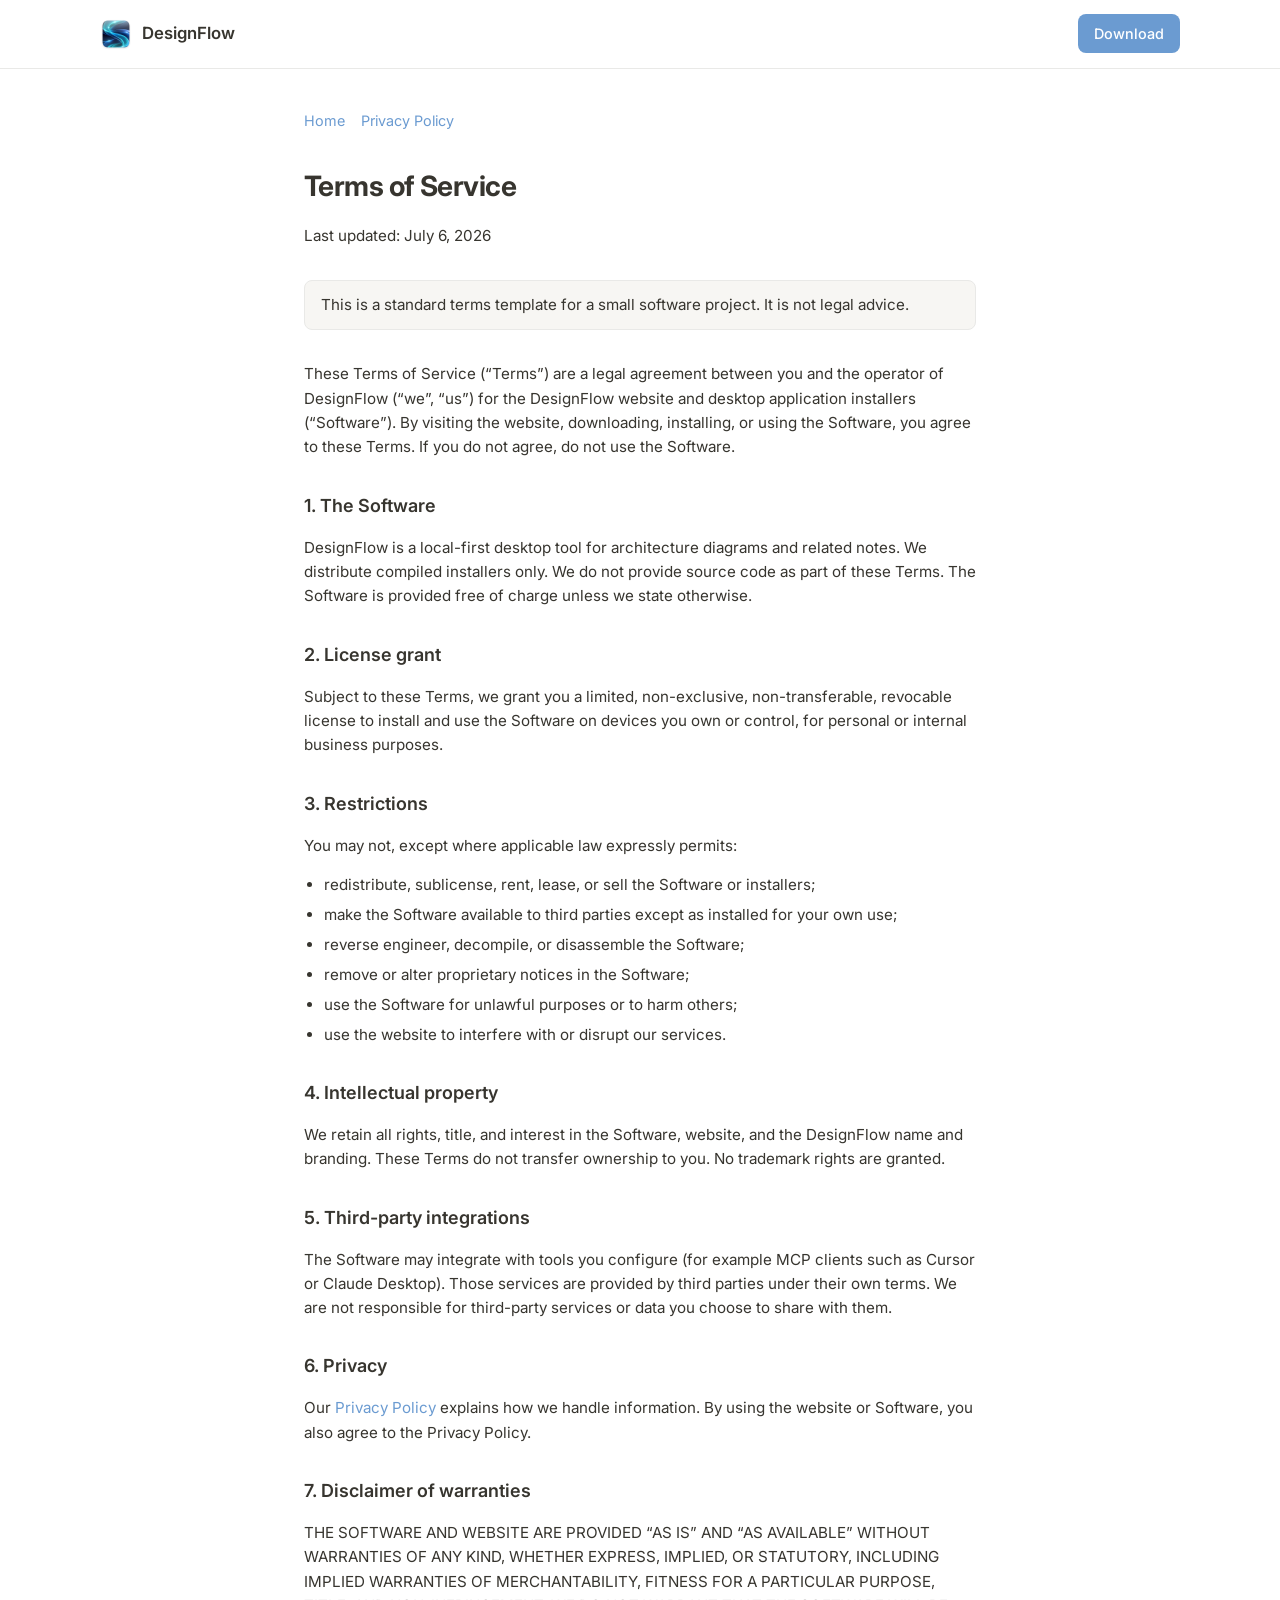
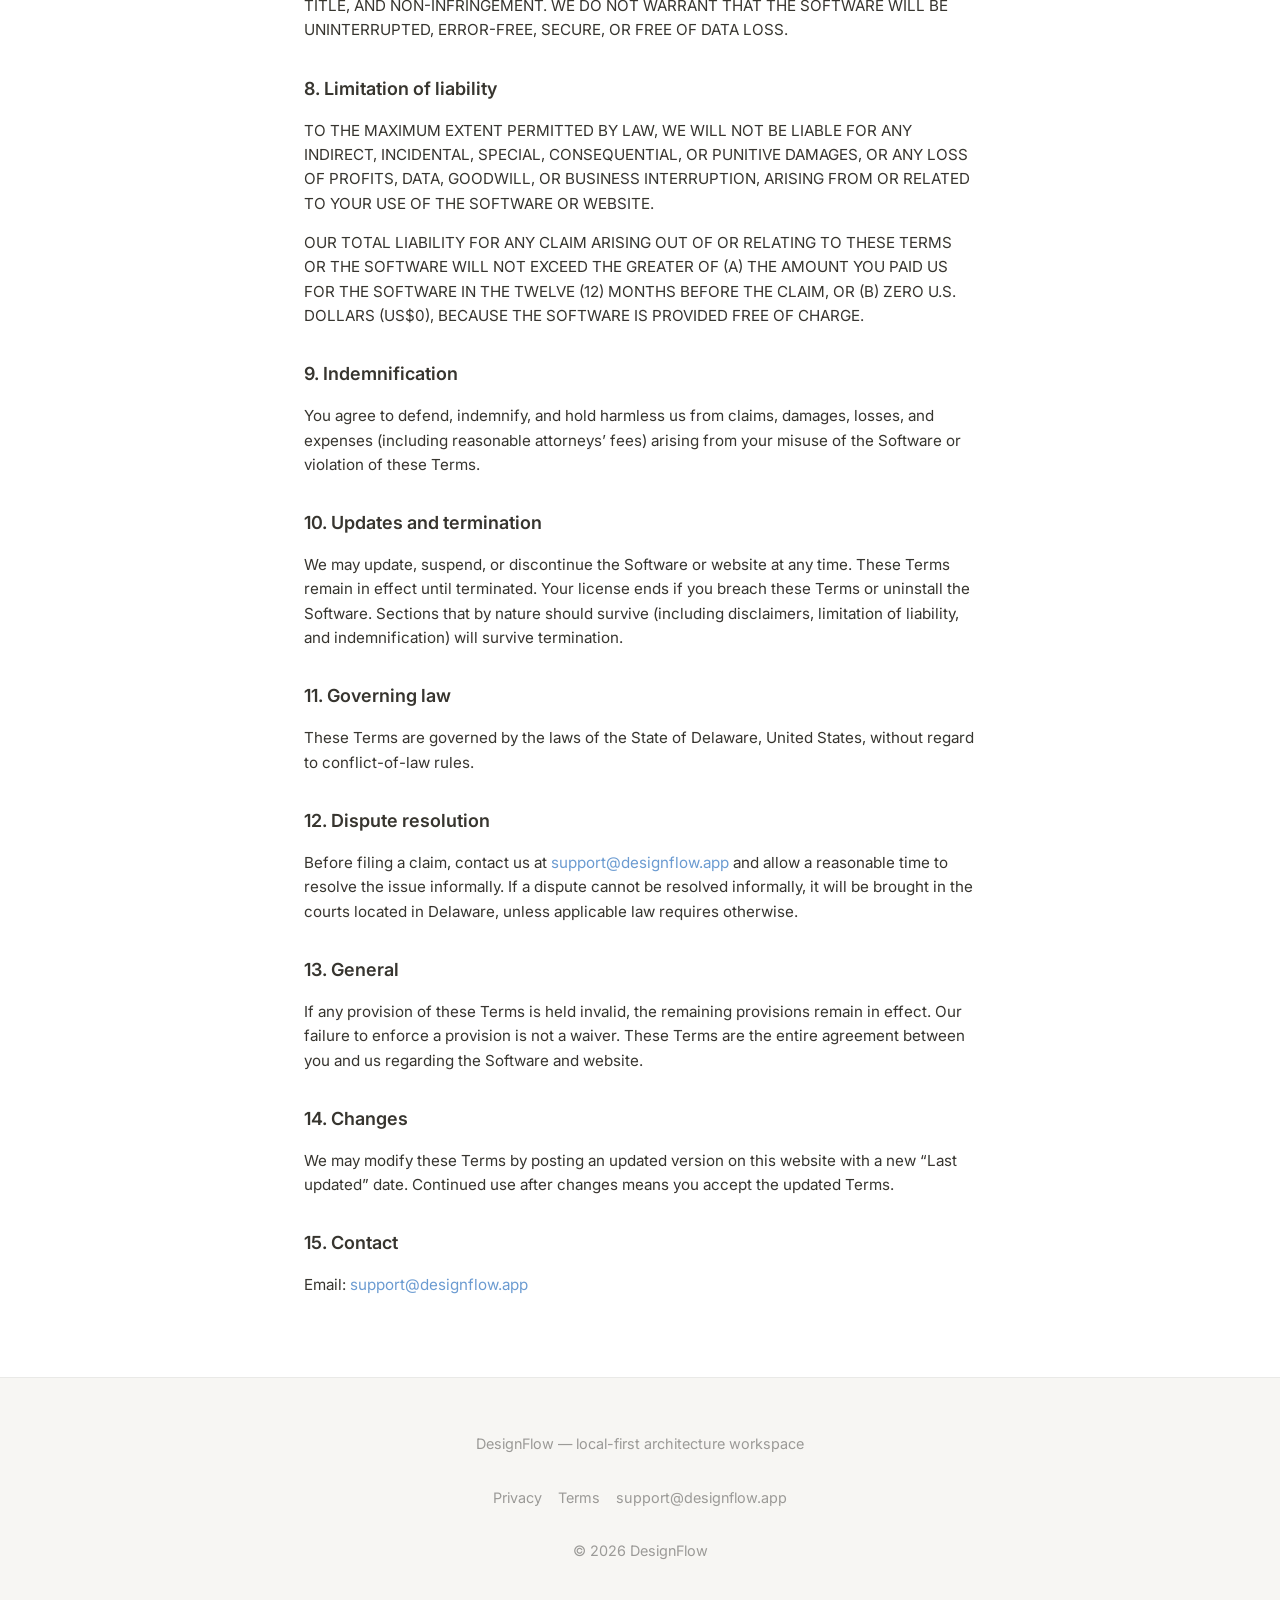
<file: website/legal/terms.html>
<!DOCTYPE html>
<html lang="en">
  <head>
    <meta charset="UTF-8" />
    <meta name="viewport" content="width=device-width, initial-scale=1.0" />
    <meta name="description" content="DesignFlow Terms of Service" />
    <title>Terms of Service — DesignFlow</title>
    <link rel="icon" href="../assets/icon.png" type="image/png" />
    <link rel="preconnect" href="https://fonts.googleapis.com" />
    <link rel="preconnect" href="https://fonts.gstatic.com" crossorigin />
    <link
      href="https://fonts.googleapis.com/css2?family=Inter:wght@400;500;600;700&display=swap"
      rel="stylesheet"
    />
    <link rel="stylesheet" href="../styles.css" />
    <script src="../config.js" defer></script>
  </head>
  <body>
    <header class="site-header">
      <div class="container">
        <a class="brand" href="../">
          <img src="../assets/icon.png" alt="" width="32" height="32" />
          DesignFlow
        </a>
        <a class="nav-cta" href="../#download">Download</a>
      </div>
    </header>

    <main class="legal-page">
      <div class="container legal-prose">
        <nav class="legal-nav" aria-label="Legal">
          <a href="../">Home</a>
          <a href="./privacy.html">Privacy Policy</a>
        </nav>

        <h1>Terms of Service</h1>
        <p class="legal-meta">Last updated: <span id="legal-effective-date">July 6, 2026</span></p>

        <p class="legal-notice">
          This is a standard terms template for a small software project. It is not legal advice.
        </p>

        <p>
          These Terms of Service (“Terms”) are a legal agreement between you and
          <span id="legal-operator">the operator of DesignFlow</span> (“we”, “us”) for the DesignFlow
          website and desktop application installers (“Software”). By visiting the website, downloading,
          installing, or using the Software, you agree to these Terms. If you do not agree, do not use
          the Software.
        </p>

        <h2>1. The Software</h2>
        <p>
          DesignFlow is a local-first desktop tool for architecture diagrams and related notes. We
          distribute compiled installers only. We do not provide source code as part of these Terms.
          The Software is provided free of charge unless we state otherwise.
        </p>

        <h2>2. License grant</h2>
        <p>
          Subject to these Terms, we grant you a limited, non-exclusive, non-transferable, revocable
          license to install and use the Software on devices you own or control, for personal or
          internal business purposes.
        </p>

        <h2>3. Restrictions</h2>
        <p>You may not, except where applicable law expressly permits:</p>
        <ul>
          <li>redistribute, sublicense, rent, lease, or sell the Software or installers;</li>
          <li>make the Software available to third parties except as installed for your own use;</li>
          <li>reverse engineer, decompile, or disassemble the Software;</li>
          <li>remove or alter proprietary notices in the Software;</li>
          <li>use the Software for unlawful purposes or to harm others;</li>
          <li>use the website to interfere with or disrupt our services.</li>
        </ul>

        <h2>4. Intellectual property</h2>
        <p>
          We retain all rights, title, and interest in the Software, website, and the DesignFlow name
          and branding. These Terms do not transfer ownership to you. No trademark rights are granted.
        </p>

        <h2>5. Third-party integrations</h2>
        <p>
          The Software may integrate with tools you configure (for example MCP clients such as Cursor or
          Claude Desktop). Those services are provided by third parties under their own terms. We are not
          responsible for third-party services or data you choose to share with them.
        </p>

        <h2>6. Privacy</h2>
        <p>
          Our <a href="./privacy.html">Privacy Policy</a> explains how we handle information. By using
          the website or Software, you also agree to the Privacy Policy.
        </p>

        <h2>7. Disclaimer of warranties</h2>
        <p>
          THE SOFTWARE AND WEBSITE ARE PROVIDED “AS IS” AND “AS AVAILABLE” WITHOUT WARRANTIES OF ANY
          KIND, WHETHER EXPRESS, IMPLIED, OR STATUTORY, INCLUDING IMPLIED WARRANTIES OF
          MERCHANTABILITY, FITNESS FOR A PARTICULAR PURPOSE, TITLE, AND NON-INFRINGEMENT. WE DO NOT
          WARRANT THAT THE SOFTWARE WILL BE UNINTERRUPTED, ERROR-FREE, SECURE, OR FREE OF DATA LOSS.
        </p>

        <h2>8. Limitation of liability</h2>
        <p>
          TO THE MAXIMUM EXTENT PERMITTED BY LAW, WE WILL NOT BE LIABLE FOR ANY INDIRECT, INCIDENTAL,
          SPECIAL, CONSEQUENTIAL, OR PUNITIVE DAMAGES, OR ANY LOSS OF PROFITS, DATA, GOODWILL, OR
          BUSINESS INTERRUPTION, ARISING FROM OR RELATED TO YOUR USE OF THE SOFTWARE OR WEBSITE.
        </p>
        <p>
          OUR TOTAL LIABILITY FOR ANY CLAIM ARISING OUT OF OR RELATING TO THESE TERMS OR THE SOFTWARE
          WILL NOT EXCEED THE GREATER OF (A) THE AMOUNT YOU PAID US FOR THE SOFTWARE IN THE TWELVE (12)
          MONTHS BEFORE THE CLAIM, OR (B) ZERO U.S. DOLLARS (US$0), BECAUSE THE SOFTWARE IS PROVIDED
          FREE OF CHARGE.
        </p>

        <h2>9. Indemnification</h2>
        <p>
          You agree to defend, indemnify, and hold harmless us from claims, damages, losses, and expenses
          (including reasonable attorneys’ fees) arising from your misuse of the Software or violation
          of these Terms.
        </p>

        <h2>10. Updates and termination</h2>
        <p>
          We may update, suspend, or discontinue the Software or website at any time. These Terms remain
          in effect until terminated. Your license ends if you breach these Terms or uninstall the
          Software. Sections that by nature should survive (including disclaimers, limitation of
          liability, and indemnification) will survive termination.
        </p>

        <h2>11. Governing law</h2>
        <p>
          These Terms are governed by the laws of <span id="legal-governing-law">the State of Delaware, United States</span>,
          without regard to conflict-of-law rules.
        </p>

        <h2>12. Dispute resolution</h2>
        <p>
          Before filing a claim, contact us at
          <a id="legal-support-email" href="mailto:support@designflow.app">support@designflow.app</a>
          and allow a reasonable time to resolve the issue informally. If a dispute cannot be resolved
          informally, it will be brought in the courts located in Delaware, unless applicable law
          requires otherwise.
        </p>

        <h2>13. General</h2>
        <p>
          If any provision of these Terms is held invalid, the remaining provisions remain in effect.
          Our failure to enforce a provision is not a waiver. These Terms are the entire agreement
          between you and us regarding the Software and website.
        </p>

        <h2>14. Changes</h2>
        <p>
          We may modify these Terms by posting an updated version on this website with a new “Last
          updated” date. Continued use after changes means you accept the updated Terms.
        </p>

        <h2>15. Contact</h2>
        <p>
          Email:
          <a class="legal-support-inline" href="mailto:support@designflow.app">support@designflow.app</a>
        </p>
      </div>
    </main>

    <footer class="site-footer">
      <div class="container footer-inner">
        <p>DesignFlow — local-first architecture workspace</p>
        <nav class="footer-links" aria-label="Footer">
          <a href="./privacy.html">Privacy</a>
          <a href="./terms.html">Terms</a>
          <a class="footer-support" href="mailto:support@designflow.app">Contact</a>
        </nav>
        <p>&copy; <span id="year"></span> DesignFlow</p>
      </div>
    </footer>

    <script>
      (function () {
        const cfg = window.DESIGNFLOW_CONFIG;
        const legal = cfg?.legal;
        const email = legal?.supportEmail || cfg?.links?.supportEmail || 'support@designflow.app';
        const operator = legal?.operatorLabel || 'the operator of DesignFlow';

        document.getElementById('year').textContent = new Date().getFullYear();

        if (legal?.effectiveDate) {
          const formatted = new Date(legal.effectiveDate + 'T12:00:00').toLocaleDateString('en-US', {
            year: 'numeric',
            month: 'long',
            day: 'numeric',
          });
          document.getElementById('legal-effective-date').textContent = formatted;
        }

        if (legal?.governingLaw) {
          document.getElementById('legal-governing-law').textContent = legal.governingLaw;
        }

        document.getElementById('legal-operator').textContent = operator;

        document.querySelectorAll('#legal-support-email, .legal-support-inline, .footer-support').forEach((el) => {
          el.href = 'mailto:' + email;
          if (el.id === 'legal-support-email' || el.classList.contains('footer-support')) {
            el.textContent = email;
          }
        });
      })();
    </script>
  </body>
</html>
</file>
<file: docs/styles.css>
:root {
  --zen-bg: #ffffff;
  --zen-sidebar: #f7f6f3;
  --zen-text: #37352f;
  --zen-muted: #9b9a97;
  --zen-border: #e9e9e7;
  --zen-accent: #6b9bd1;
  --zen-accent-hover: #5a8ac4;
  --zen-accent-soft: #e8f0fe;
  --max-width: 1080px;
}

*,
*::before,
*::after {
  box-sizing: border-box;
}

html {
  scroll-behavior: smooth;
  overflow-x: clip;
}

body {
  margin: 0;
  overflow-x: clip;
  font-family: 'Inter', -apple-system, BlinkMacSystemFont, 'Segoe UI', Roboto, 'Helvetica Neue', sans-serif;
  color: var(--zen-text);
  background: var(--zen-bg);
  line-height: 1.6;
  -webkit-font-smoothing: antialiased;
}

img {
  max-width: 100%;
  height: auto;
  display: block;
}

a {
  color: var(--zen-accent);
  text-decoration: none;
}

a:hover {
  text-decoration: underline;
}

.container {
  width: min(100% - 2rem, var(--max-width));
  margin-inline: auto;
}

/* Header */

.site-header {
  position: sticky;
  top: 0;
  z-index: 10;
  background: rgba(255, 255, 255, 0.9);
  backdrop-filter: blur(10px);
  border-bottom: 1px solid var(--zen-border);
}

.site-header .container {
  display: flex;
  align-items: center;
  justify-content: space-between;
  padding-block: 0.9rem;
}

.brand {
  display: flex;
  align-items: center;
  gap: 0.65rem;
  font-weight: 600;
  font-size: 1.05rem;
  color: var(--zen-text);
  text-decoration: none;
}

.brand:hover {
  text-decoration: none;
}

.brand img {
  width: 32px;
  height: 32px;
  border-radius: 8px;
}

.nav-cta {
  display: inline-flex;
  align-items: center;
  padding: 0.5rem 1rem;
  border-radius: 8px;
  background: var(--zen-accent);
  color: #fff;
  font-weight: 500;
  font-size: 0.9rem;
  text-decoration: none;
  transition: background 0.15s ease;
}

.nav-cta:hover {
  background: var(--zen-accent-hover);
  text-decoration: none;
}

/* Hero */

.hero {
  padding: 4.5rem 0 3.5rem;
  background: linear-gradient(180deg, var(--zen-sidebar) 0%, var(--zen-bg) 100%);
}

.hero-grid {
  display: grid;
  gap: 2.5rem;
  align-items: center;
}

.hero-copy {
  text-align: center;
}

.hero-icon {
  width: 80px;
  height: 80px;
  margin: 0 auto 1.25rem;
  border-radius: 18px;
  box-shadow: 0 8px 24px rgba(55, 53, 47, 0.08);
}

.hero h1 {
  margin: 0 0 0.75rem;
  font-size: clamp(2.25rem, 5vw, 3.25rem);
  font-weight: 700;
  letter-spacing: -0.03em;
  line-height: 1.1;
}

.hero .tagline {
  margin: 0 auto 1.75rem;
  max-width: 34ch;
  font-size: 1.125rem;
  color: var(--zen-muted);
}

.hero-actions {
  display: flex;
  flex-wrap: wrap;
  gap: 0.75rem;
  justify-content: center;
}

.btn {
  display: inline-flex;
  align-items: center;
  justify-content: center;
  gap: 0.4rem;
  padding: 0.75rem 1.25rem;
  border-radius: 10px;
  font-weight: 500;
  font-size: 0.95rem;
  text-decoration: none;
  border: 1px solid transparent;
  transition: background 0.15s ease, border-color 0.15s ease, color 0.15s ease;
}

.btn:hover {
  text-decoration: none;
}

.btn-primary {
  background: var(--zen-accent);
  color: #fff;
}

.btn-primary:hover {
  background: var(--zen-accent-hover);
}

.btn-secondary {
  background: #fff;
  color: var(--zen-text);
  border-color: var(--zen-border);
}

.btn-secondary:hover {
  background: var(--zen-sidebar);
}

/* Sections */

section {
  padding: 4rem 0;
}

section.alt {
  background: var(--zen-sidebar);
}

.section-header {
  text-align: center;
  margin-bottom: 2.5rem;
}

.section-header h2 {
  margin: 0 0 0.5rem;
  font-size: clamp(1.5rem, 3vw, 2rem);
  font-weight: 600;
  letter-spacing: -0.02em;
}

.section-header p {
  margin: 0 auto;
  max-width: 42ch;
  color: var(--zen-muted);
}

/* Features */

.features-grid {
  display: grid;
  gap: 1.25rem;
}

.feature-card {
  padding: 1.5rem;
  background: #fff;
  border: 1px solid var(--zen-border);
  border-radius: 12px;
}

section.alt .feature-card {
  background: var(--zen-bg);
}

.feature-card h3 {
  margin: 0 0 0.5rem;
  font-size: 1rem;
  font-weight: 600;
}

.feature-card p {
  margin: 0;
  font-size: 0.95rem;
  color: var(--zen-muted);
}

/* Preview */

#preview .container {
  width: min(100% - 2rem, calc(var(--max-width) * 1.15));
  max-width: 100%;
}

.preview-grid {
  display: grid;
  gap: 1.25rem;
  grid-template-columns: 1fr;
  justify-items: center;
}

.preview-card {
  display: block;
  width: 100%;
  max-width: min(100%, 758px);
  margin-inline: auto;
  border: 1px solid var(--zen-border);
  border-radius: 12px;
  overflow: hidden;
  background: #fff;
}

.preview-card img,
.preview-card video {
  display: block;
  width: 100%;
  height: auto;
  background: var(--zen-sidebar);
}

.preview-card.preview-video {
  grid-column: 1 / -1;
  max-width: min(100%, 980px);
}

.preview-card figcaption {
  display: block;
  padding: 0.85rem 1rem;
  font-size: 0.9rem;
  color: var(--zen-muted);
  border-top: 1px solid var(--zen-border);
}

.preview-placeholder {
  display: flex;
  align-items: center;
  justify-content: center;
  min-height: 14rem;
  background: linear-gradient(135deg, var(--zen-sidebar) 0%, var(--zen-accent-soft) 100%);
  color: var(--zen-muted);
  font-size: 0.9rem;
}

/* Download */

.download-grid {
  display: grid;
  gap: 1rem;
  max-width: 520px;
  margin-inline: auto;
}

.download-btn {
  display: flex;
  align-items: center;
  justify-content: space-between;
  padding: 1rem 1.25rem;
  border-radius: 12px;
  border: 1px solid var(--zen-border);
  background: #fff;
  color: var(--zen-text);
  text-decoration: none;
  transition: border-color 0.15s ease, box-shadow 0.15s ease;
}

.download-btn:hover:not(.disabled) {
  border-color: var(--zen-accent);
  box-shadow: 0 4px 16px rgba(107, 155, 209, 0.12);
  text-decoration: none;
}

.download-btn.disabled {
  opacity: 0.55;
  cursor: not-allowed;
  pointer-events: none;
}

.download-btn .label {
  font-weight: 500;
}

.download-btn .meta {
  font-size: 0.85rem;
  color: var(--zen-muted);
}

.download-btn .arrow {
  color: var(--zen-accent);
  font-size: 1.1rem;
}

/* Footer */

.site-footer {
  padding: 2.5rem 0;
  border-top: 1px solid var(--zen-border);
  background: var(--zen-sidebar);
}

.footer-inner {
  display: flex;
  flex-direction: column;
  align-items: center;
  gap: 1rem;
  text-align: center;
  font-size: 0.9rem;
  color: var(--zen-muted);
}

.footer-links {
  display: flex;
  flex-wrap: wrap;
  gap: 1rem;
  justify-content: center;
}

.footer-links a {
  color: var(--zen-muted);
}

.footer-links a:hover {
  color: var(--zen-accent);
}

/* Legal pages */

.legal-page {
  padding: 2.5rem 0 4rem;
}

.legal-prose {
  max-width: 42rem;
  margin-inline: auto;
}

.legal-prose h1 {
  font-size: 1.75rem;
  font-weight: 700;
  margin: 0 0 0.5rem;
  letter-spacing: -0.02em;
}

.legal-meta {
  font-size: 0.875rem;
  color: var(--zen-muted);
  margin-bottom: 2rem;
}

.legal-table-wrap {
  overflow-x: auto;
  margin-bottom: 1.5rem;
  border: 1px solid var(--zen-border);
  border-radius: 8px;
}

.legal-nutrition {
  width: 100%;
  border-collapse: collapse;
  font-size: 0.875rem;
  min-width: 640px;
}

.legal-nutrition th,
.legal-nutrition td {
  text-align: left;
  padding: 0.625rem 0.875rem;
  border-bottom: 1px solid var(--zen-border);
}

.legal-nutrition thead th {
  background: var(--zen-sidebar);
  color: var(--zen-text);
  font-weight: 600;
}

.legal-nutrition tbody tr:last-child td {
  border-bottom: none;
}

.legal-nutrition td {
  color: var(--zen-muted);
}

.legal-nutrition td:first-child {
  color: var(--zen-text);
}

.legal-prose h2 {
  font-size: 1.125rem;
  font-weight: 600;
  margin: 2rem 0 0.75rem;
}

.legal-prose p,
.legal-prose li {
  font-size: 0.95rem;
  color: var(--zen-text);
}

.legal-prose ul {
  padding-left: 1.25rem;
  margin: 0.5rem 0 1rem;
}

.legal-prose li + li {
  margin-top: 0.35rem;
}

.legal-nav {
  display: flex;
  flex-wrap: wrap;
  gap: 1rem;
  margin-bottom: 2rem;
  font-size: 0.9rem;
}

.legal-nav a {
  color: var(--zen-accent);
}

/* Responsive */

@media (min-width: 768px) {
  .features-grid {
    grid-template-columns: repeat(3, 1fr);
  }
}

@media (min-width: 860px) {
  .preview-grid {
    grid-template-columns: repeat(2, minmax(0, 1fr));
  }

  .preview-card {
    max-width: 100%;
  }

  .preview-card.preview-video {
    max-width: min(100%, 980px);
  }
}
</file>
<file: website/styles.css>
:root {
  --zen-bg: #ffffff;
  --zen-sidebar: #f7f6f3;
  --zen-text: #37352f;
  --zen-muted: #9b9a97;
  --zen-border: #e9e9e7;
  --zen-accent: #6b9bd1;
  --zen-accent-hover: #5a8ac4;
  --zen-accent-soft: #e8f0fe;
  --max-width: 1080px;
}

*,
*::before,
*::after {
  box-sizing: border-box;
}

html {
  scroll-behavior: smooth;
}

body {
  margin: 0;
  font-family: 'Inter', -apple-system, BlinkMacSystemFont, 'Segoe UI', Roboto, 'Helvetica Neue', sans-serif;
  color: var(--zen-text);
  background: var(--zen-bg);
  line-height: 1.6;
  -webkit-font-smoothing: antialiased;
}

img {
  max-width: 100%;
  height: auto;
  display: block;
}

a {
  color: var(--zen-accent);
  text-decoration: none;
}

a:hover {
  text-decoration: underline;
}

.container {
  width: min(100% - 2rem, var(--max-width));
  margin-inline: auto;
}

/* Header */

.site-header {
  position: sticky;
  top: 0;
  z-index: 10;
  background: rgba(255, 255, 255, 0.9);
  backdrop-filter: blur(10px);
  border-bottom: 1px solid var(--zen-border);
}

.site-header .container {
  display: flex;
  align-items: center;
  justify-content: space-between;
  padding-block: 0.9rem;
}

.brand {
  display: flex;
  align-items: center;
  gap: 0.65rem;
  font-weight: 600;
  font-size: 1.05rem;
  color: var(--zen-text);
  text-decoration: none;
}

.brand:hover {
  text-decoration: none;
}

.brand img {
  width: 32px;
  height: 32px;
  border-radius: 8px;
}

.nav-cta {
  display: inline-flex;
  align-items: center;
  padding: 0.5rem 1rem;
  border-radius: 8px;
  background: var(--zen-accent);
  color: #fff;
  font-weight: 500;
  font-size: 0.9rem;
  text-decoration: none;
  transition: background 0.15s ease;
}

.nav-cta:hover {
  background: var(--zen-accent-hover);
  text-decoration: none;
}

/* Hero */

.hero {
  padding: 4.5rem 0 3.5rem;
  background: linear-gradient(180deg, var(--zen-sidebar) 0%, var(--zen-bg) 100%);
}

.hero-grid {
  display: grid;
  gap: 2.5rem;
  align-items: center;
}

.hero-copy {
  text-align: center;
}

.hero-icon {
  width: 80px;
  height: 80px;
  margin: 0 auto 1.25rem;
  border-radius: 18px;
  box-shadow: 0 8px 24px rgba(55, 53, 47, 0.08);
}

.hero h1 {
  margin: 0 0 0.75rem;
  font-size: clamp(2.25rem, 5vw, 3.25rem);
  font-weight: 700;
  letter-spacing: -0.03em;
  line-height: 1.1;
}

.hero .tagline {
  margin: 0 auto 1.75rem;
  max-width: 34ch;
  font-size: 1.125rem;
  color: var(--zen-muted);
}

.hero-actions {
  display: flex;
  flex-wrap: wrap;
  gap: 0.75rem;
  justify-content: center;
}

.btn {
  display: inline-flex;
  align-items: center;
  justify-content: center;
  gap: 0.4rem;
  padding: 0.75rem 1.25rem;
  border-radius: 10px;
  font-weight: 500;
  font-size: 0.95rem;
  text-decoration: none;
  border: 1px solid transparent;
  transition: background 0.15s ease, border-color 0.15s ease, color 0.15s ease;
}

.btn:hover {
  text-decoration: none;
}

.btn-primary {
  background: var(--zen-accent);
  color: #fff;
}

.btn-primary:hover {
  background: var(--zen-accent-hover);
}

.btn-secondary {
  background: #fff;
  color: var(--zen-text);
  border-color: var(--zen-border);
}

.btn-secondary:hover {
  background: var(--zen-sidebar);
}

/* Sections */

section {
  padding: 4rem 0;
}

section.alt {
  background: var(--zen-sidebar);
}

.section-header {
  text-align: center;
  margin-bottom: 2.5rem;
}

.section-header h2 {
  margin: 0 0 0.5rem;
  font-size: clamp(1.5rem, 3vw, 2rem);
  font-weight: 600;
  letter-spacing: -0.02em;
}

.section-header p {
  margin: 0 auto;
  max-width: 42ch;
  color: var(--zen-muted);
}

/* Features */

.features-grid {
  display: grid;
  gap: 1.25rem;
}

.feature-card {
  padding: 1.5rem;
  background: #fff;
  border: 1px solid var(--zen-border);
  border-radius: 12px;
}

section.alt .feature-card {
  background: var(--zen-bg);
}

.feature-card h3 {
  margin: 0 0 0.5rem;
  font-size: 1rem;
  font-weight: 600;
}

.feature-card p {
  margin: 0;
  font-size: 0.95rem;
  color: var(--zen-muted);
}

/* Preview */

.preview-grid {
  display: grid;
  gap: 1.25rem;
}

.preview-card {
  border: 1px solid var(--zen-border);
  border-radius: 12px;
  overflow: hidden;
  background: #fff;
}

.preview-card img {
  width: 100%;
  aspect-ratio: 16 / 10;
  object-fit: cover;
  background: var(--zen-sidebar);
}

.preview-placeholder {
  display: flex;
  align-items: center;
  justify-content: center;
  aspect-ratio: 16 / 10;
  background: linear-gradient(135deg, var(--zen-sidebar) 0%, var(--zen-accent-soft) 100%);
  color: var(--zen-muted);
  font-size: 0.9rem;
}

.preview-card figcaption {
  padding: 0.85rem 1rem;
  font-size: 0.9rem;
  color: var(--zen-muted);
  border-top: 1px solid var(--zen-border);
}

/* Download */

.download-grid {
  display: grid;
  gap: 1rem;
  max-width: 520px;
  margin-inline: auto;
}

.download-btn {
  display: flex;
  align-items: center;
  justify-content: space-between;
  padding: 1rem 1.25rem;
  border-radius: 12px;
  border: 1px solid var(--zen-border);
  background: #fff;
  color: var(--zen-text);
  text-decoration: none;
  transition: border-color 0.15s ease, box-shadow 0.15s ease;
}

.download-btn:hover:not(.disabled) {
  border-color: var(--zen-accent);
  box-shadow: 0 4px 16px rgba(107, 155, 209, 0.12);
  text-decoration: none;
}

.download-btn.disabled {
  opacity: 0.55;
  cursor: not-allowed;
  pointer-events: none;
}

.download-btn .label {
  font-weight: 500;
}

.download-btn .meta {
  font-size: 0.85rem;
  color: var(--zen-muted);
}

.download-btn .arrow {
  color: var(--zen-accent);
  font-size: 1.1rem;
}

/* Install notes */

.install-notes {
  max-width: 560px;
  margin: 2rem auto 0;
  padding: 1.25rem 1.5rem;
  border-radius: 12px;
  background: var(--zen-accent-soft);
  border: 1px solid rgba(107, 155, 209, 0.2);
}

.install-notes h3 {
  margin: 0 0 0.75rem;
  font-size: 0.95rem;
  font-weight: 600;
}

.install-notes ul {
  margin: 0;
  padding-left: 1.2rem;
  font-size: 0.9rem;
  color: var(--zen-text);
}

.install-notes li + li {
  margin-top: 0.4rem;
}

/* Footer */

.site-footer {
  padding: 2.5rem 0;
  border-top: 1px solid var(--zen-border);
  background: var(--zen-sidebar);
}

.footer-inner {
  display: flex;
  flex-direction: column;
  align-items: center;
  gap: 1rem;
  text-align: center;
  font-size: 0.9rem;
  color: var(--zen-muted);
}

.footer-links {
  display: flex;
  flex-wrap: wrap;
  gap: 1rem;
  justify-content: center;
}

.footer-links a {
  color: var(--zen-muted);
}

.footer-links a:hover {
  color: var(--zen-accent);
}

/* Legal pages */

.legal-page {
  padding: 2.5rem 0 4rem;
}

.legal-prose {
  max-width: 42rem;
  margin-inline: auto;
}

.legal-prose h1 {
  font-size: 1.75rem;
  font-weight: 700;
  margin: 0 0 0.5rem;
  letter-spacing: -0.02em;
}

.legal-meta {
  font-size: 0.875rem;
  color: var(--zen-muted);
  margin-bottom: 2rem;
}

.legal-notice {
  font-size: 0.875rem;
  color: var(--zen-muted);
  background: var(--zen-sidebar);
  border: 1px solid var(--zen-border);
  border-radius: 8px;
  padding: 0.75rem 1rem;
  margin-bottom: 2rem;
}

.legal-prose h2 {
  font-size: 1.125rem;
  font-weight: 600;
  margin: 2rem 0 0.75rem;
}

.legal-prose p,
.legal-prose li {
  font-size: 0.95rem;
  color: var(--zen-text);
}

.legal-prose ul {
  padding-left: 1.25rem;
  margin: 0.5rem 0 1rem;
}

.legal-prose li + li {
  margin-top: 0.35rem;
}

.legal-nav {
  display: flex;
  flex-wrap: wrap;
  gap: 1rem;
  margin-bottom: 2rem;
  font-size: 0.9rem;
}

.legal-nav a {
  color: var(--zen-accent);
}

/* Responsive */

@media (min-width: 768px) {
  .features-grid {
    grid-template-columns: repeat(3, 1fr);
  }
}

@media (min-width: 640px) {
  .preview-grid {
    grid-template-columns: repeat(2, 1fr);
  }
}
</file>
